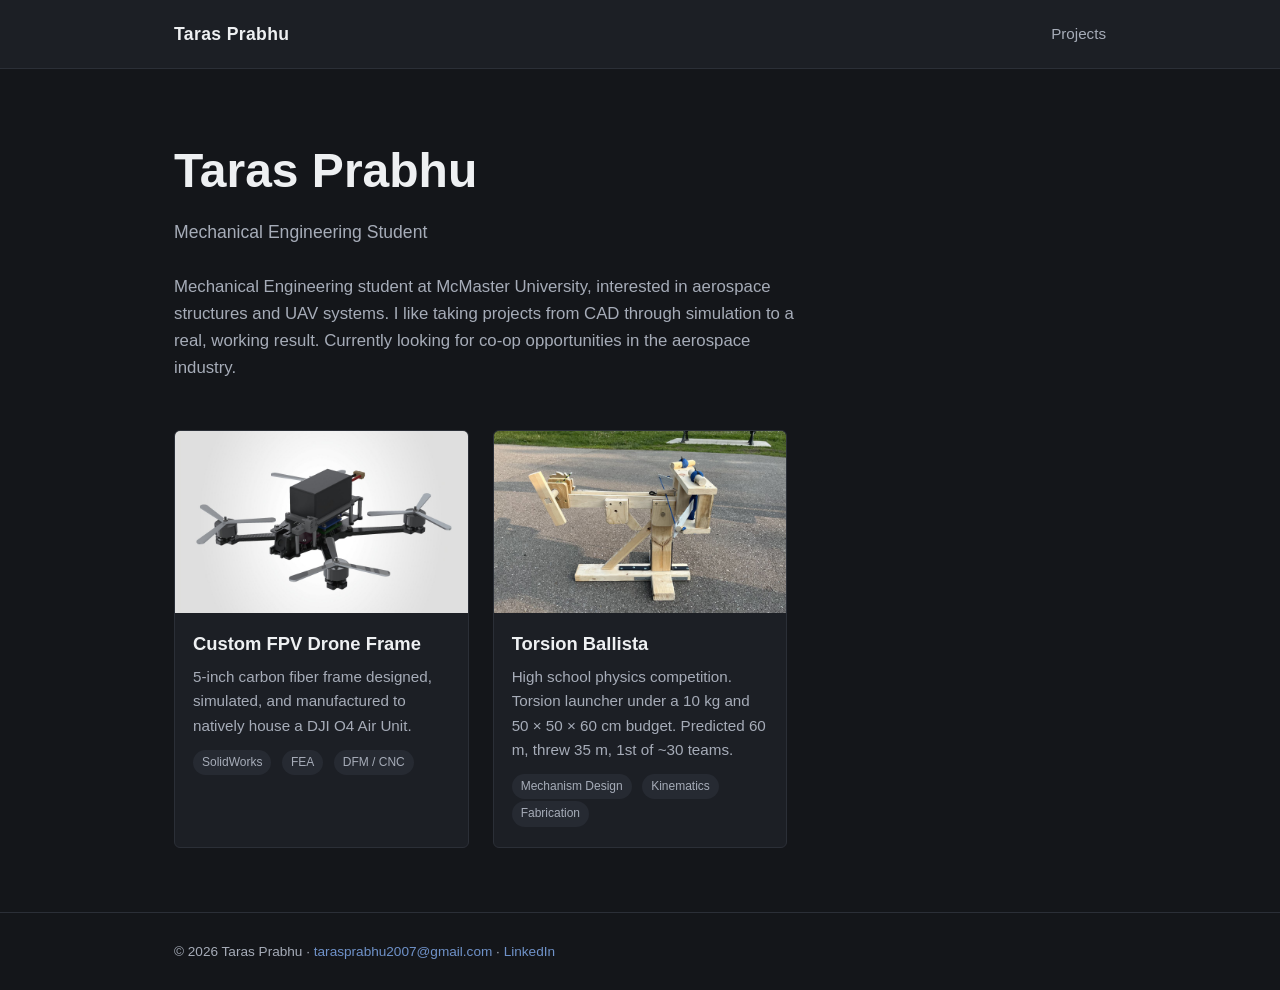
<file: index.html>
<!DOCTYPE html>
<html lang="en">
<head>
<meta charset="UTF-8">
<meta name="viewport" content="width=device-width, initial-scale=1.0">
<title>Taras Prabhu — Mechanical Engineering Portfolio</title>
<meta name="description" content="Second-year Mechanical Engineering student at McMaster. Custom carbon fiber FPV drone frame, designed, analyzed, CNC-manufactured and flown.">
<meta property="og:type" content="website">
<meta property="og:title" content="Taras Prabhu — Mechanical Engineering Portfolio">
<meta property="og:description" content="Second-year Mechanical Engineering student at McMaster. Custom carbon fiber FPV drone frame, designed, analyzed, CNC-manufactured and flown.">
<meta property="og:image" content="https://tarasprabhu.github.io/Portfolio/images/fpv-drone/hero-render.jpg">
<meta property="og:url" content="https://tarasprabhu.github.io/Portfolio/">
<meta name="twitter:card" content="summary_large_image">
<link rel="icon" href="data:image/svg+xml,%3Csvg xmlns='http://www.w3.org/2000/svg' viewBox='0 0 64 64'%3E%3Crect width='64' height='64' rx='12' fill='%2314161a'/%3E%3Ctext x='32' y='44' font-family='Helvetica,Arial' font-size='34' font-weight='bold' fill='%236f92c9' text-anchor='middle'%3ETP%3C/text%3E%3C/svg%3E">
<link rel="stylesheet" href="css/style.css">
</head>
<body>

<header class="site-header">
  <div class="wrap">
    <a class="brand" href="index.html">Taras Prabhu</a>
    <nav>
      <a href="#projects">Projects</a>
    </nav>
  </div>
</header>

<section class="hero">
  <div class="wrap">
    <!-- EDIT ME: your name -->
    <h1>Taras Prabhu</h1>
    <!-- EDIT ME: a one-line subtitle, e.g. your program/school -->
    <p class="subtitle">Mechanical Engineering Student</p>

    <!-- EDIT ME: your introduction -->
    <p class="intro">
      Mechanical Engineering student at McMaster University, interested in
      aerospace structures and UAV systems. I like taking projects from CAD
      through simulation to a real, working result. Currently looking for
      co-op opportunities in the aerospace industry.
    </p>
  </div>
</section>

<section id="projects" class="wrap">
  <div class="project-grid">

    <!--
      One project card = one <a class="project-card">.
      To add a new project: copy this whole <a> block, point its
      href at a new file in /projects/, swap the thumbnail image,
      and update the title/description/tags.
    -->
    <a class="project-card" href="projects/fpv-drone.html">
      <div class="thumb">
        <img src="images/fpv-drone/hero-render.jpg" alt="Custom FPV drone frame render">
      </div>
      <div class="card-body">
        <h3>Custom FPV Drone Frame</h3>
        <p>5-inch carbon fiber frame designed, simulated, and manufactured to natively house a DJI O4 Air Unit.</p>
        <div class="tags">
          <span class="tag">SolidWorks</span>
          <span class="tag">FEA</span>
          <span class="tag">DFM / CNC</span>
        </div>
      </div>
    </a>

    <a class="project-card" href="projects/ballista.html">
      <div class="thumb">
        <img src="images/ballista/ballista-side.jpg" alt="Completed wooden ballista" loading="lazy">
      </div>
      <div class="card-body">
        <h3>Torsion Ballista</h3>
        <p>High school physics competition. Torsion launcher under a 10 kg and 50 &times; 50 &times; 60 cm budget. Predicted 60 m, threw 35 m, 1st of ~30 teams.</p>
        <div class="tags">
          <span class="tag">Mechanism Design</span>
          <span class="tag">Kinematics</span>
          <span class="tag">Fabrication</span>
        </div>
      </div>
    </a>

  </div>
</section>

<footer class="site-footer">
  <div class="wrap">
    &copy; <span id="year"></span> Taras Prabhu &middot;
    <a href="mailto:tarasprabhu2007@gmail.com">tarasprabhu2007@gmail.com</a> &middot;
    <a href="https://www.linkedin.com/in/tarasprabhu" target="_blank" rel="noopener">LinkedIn</a>
  </div>
</footer>

<script>
  document.getElementById('year').textContent = new Date().getFullYear();
</script>

</body>
</html>
</file>
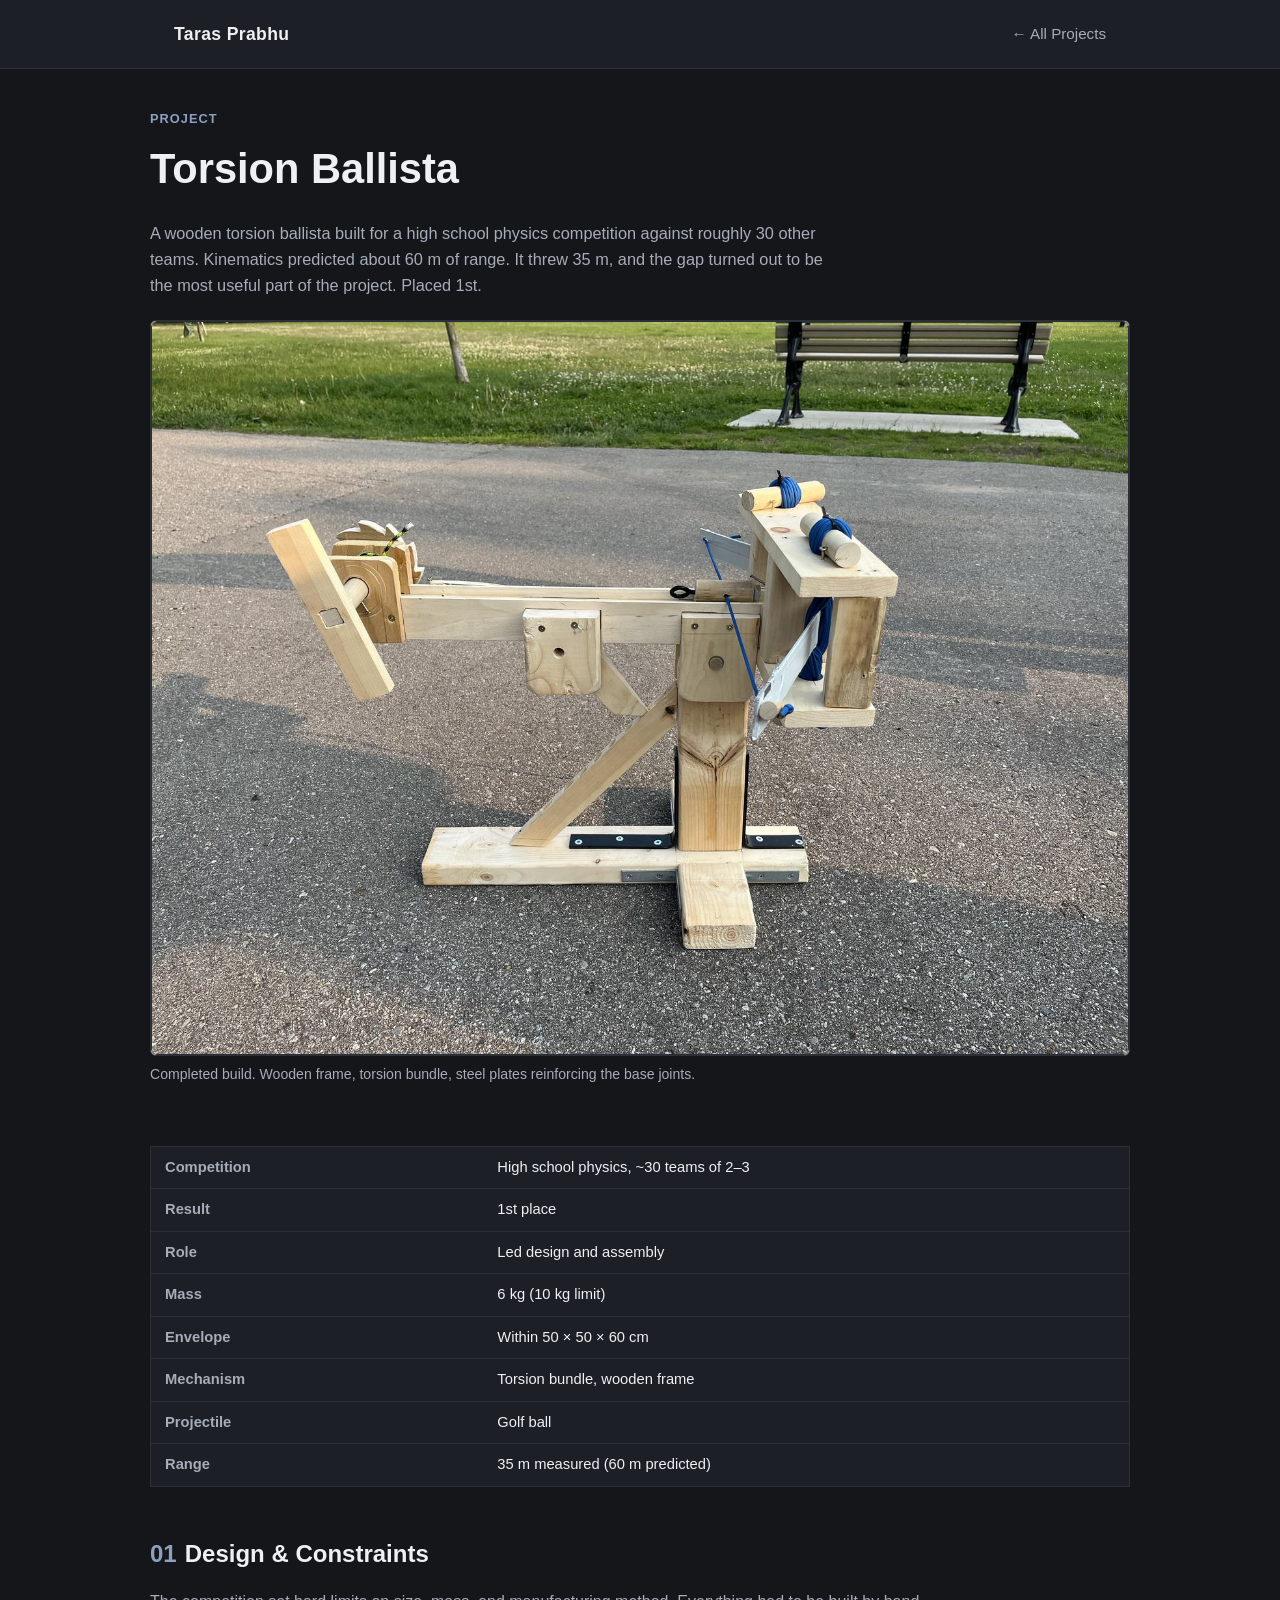
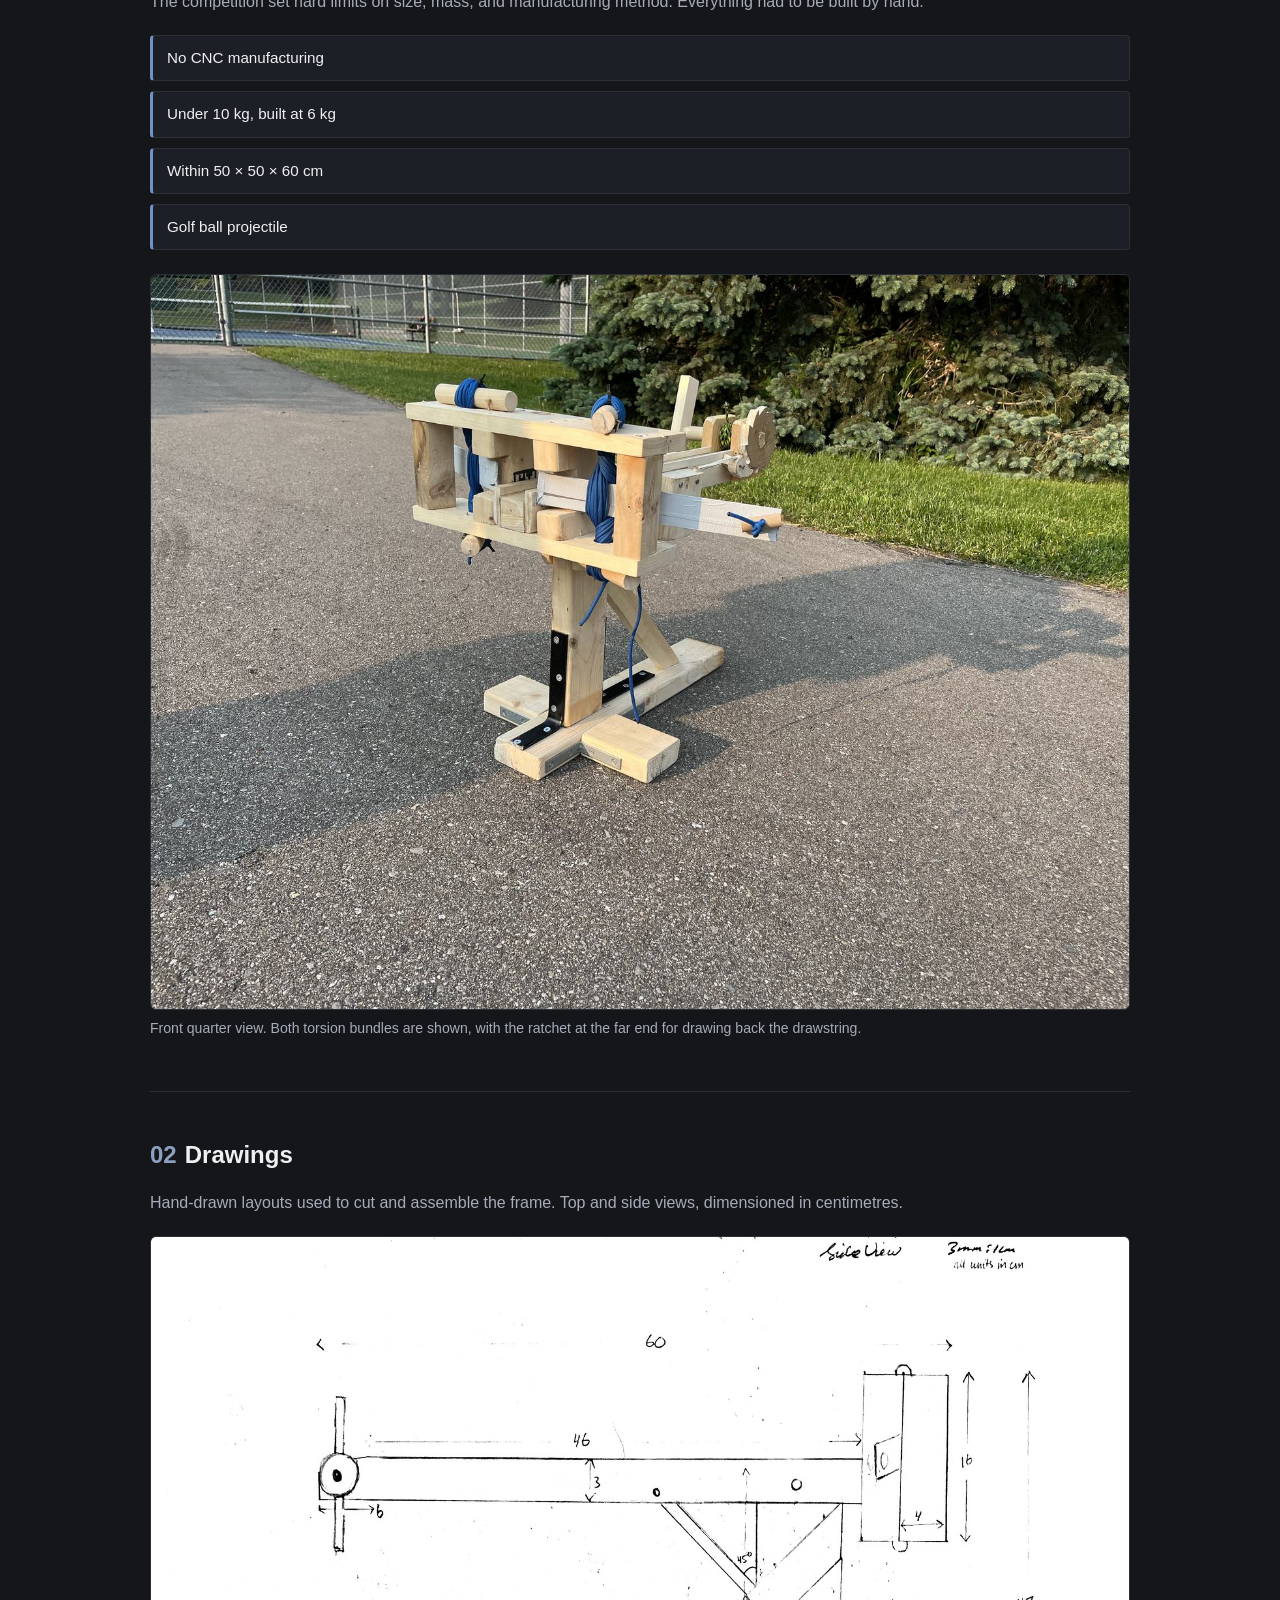
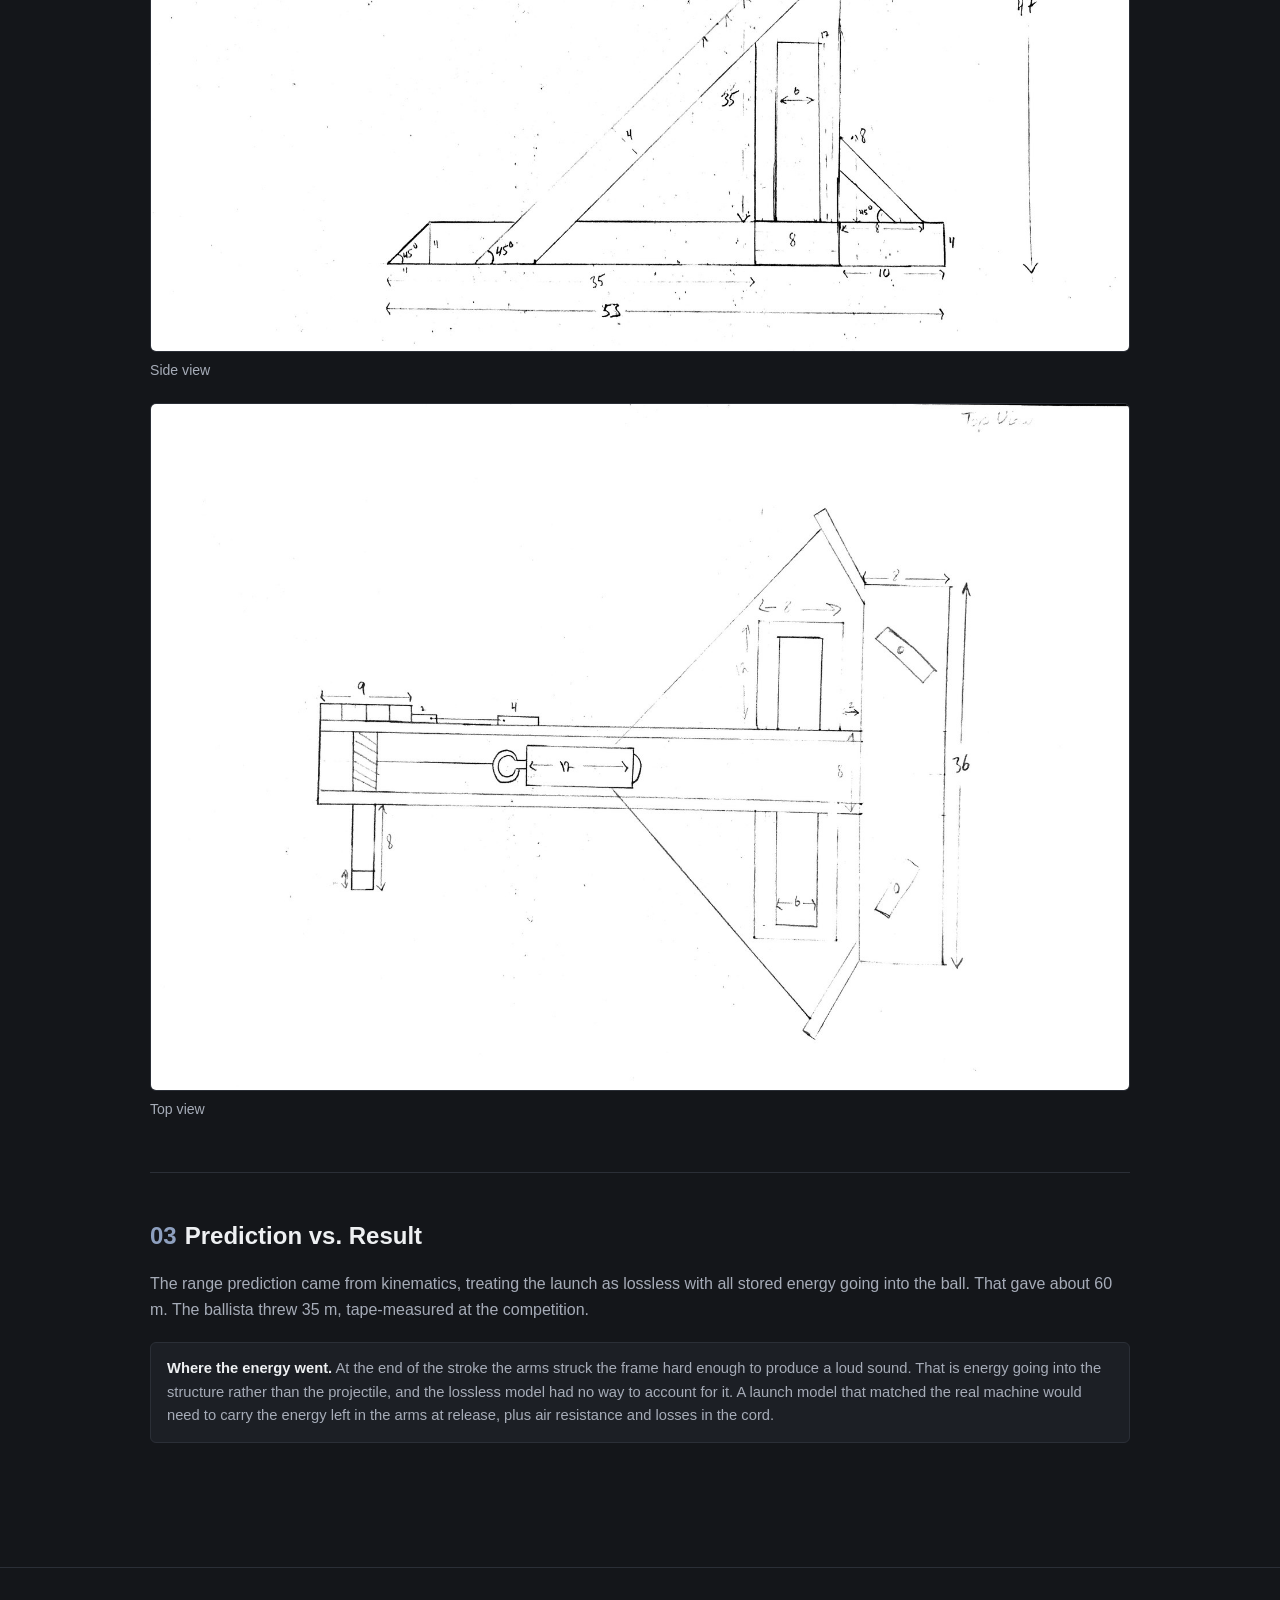
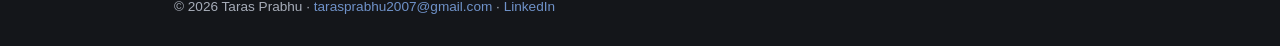
<file: projects/ballista.html>
<!DOCTYPE html>
<html lang="en">
<head>
<meta charset="UTF-8">
<meta name="viewport" content="width=device-width, initial-scale=1.0">
<title>Torsion Ballista — Taras Prabhu</title>
<meta name="description" content="A wooden torsion ballista built for a high school physics competition. Predicted 60 m, threw 35 m, and first place out of ~30 teams.">
<meta property="og:type" content="website">
<meta property="og:title" content="Torsion Ballista — Taras Prabhu">
<meta property="og:description" content="A wooden torsion ballista built for a high school physics competition. Predicted 60 m, threw 35 m, and first place out of ~30 teams.">
<meta property="og:image" content="https://tarasprabhu.github.io/Portfolio/images/fpv-drone/hero-render.jpg">
<meta property="og:url" content="https://tarasprabhu.github.io/Portfolio/projects/ballista.html">
<meta name="twitter:card" content="summary_large_image">
<link rel="icon" href="data:image/svg+xml,%3Csvg xmlns='http://www.w3.org/2000/svg' viewBox='0 0 64 64'%3E%3Crect width='64' height='64' rx='12' fill='%2314161a'/%3E%3Ctext x='32' y='44' font-family='Helvetica,Arial' font-size='34' font-weight='bold' fill='%236f92c9' text-anchor='middle'%3ETP%3C/text%3E%3C/svg%3E">
<link rel="stylesheet" href="../css/style.css">
</head>
<body>

<header class="site-header">
  <div class="wrap">
    <a class="brand" href="../index.html">Taras Prabhu</a>
    <nav>
      <a href="../index.html">&larr; All Projects</a>
    </nav>
  </div>
</header>

<section class="project-hero wrap">
  <div class="kicker">Project</div>
  <h1>Torsion Ballista</h1>

  <p class="summary">
    A wooden torsion ballista built for a high school physics competition
    against roughly 30 other teams. Kinematics predicted about 60 m of range.
    It threw 35 m, and the gap turned out to be the most useful part of the
    project. Placed 1st.
  </p>

  <figure class="hero-image">
    <img src="../images/ballista/ballista-side.jpg" alt="Completed wooden ballista, side view" loading="lazy">
  </figure>
  <figcaption>Completed build. Wooden frame, torsion bundle, steel plates reinforcing the base joints.</figcaption>
</section>

<div class="case-study wrap">

  <!-- ============ SPEC SUMMARY ============ -->
  <div class="spec-strip" style="overflow-x:auto;">
    <table class="data-table">
      <tbody>
        <tr><th>Competition</th><td>High school physics, ~30 teams of 2&ndash;3</td></tr>
        <tr><th>Result</th><td>1st place</td></tr>
        <tr><th>Role</th><td>Led design and assembly</td></tr>
        <tr><th>Mass</th><td>6 kg (10 kg limit)</td></tr>
        <tr><th>Envelope</th><td>Within 50 &times; 50 &times; 60 cm</td></tr>
        <tr><th>Mechanism</th><td>Torsion bundle, wooden frame</td></tr>
        <tr><th>Projectile</th><td>Golf ball</td></tr>
        <tr><th>Range</th><td>35 m measured (60 m predicted)</td></tr>
      </tbody>
    </table>
  </div>

  <!-- ============ DESIGN ============ -->
  <section id="design">
    <h2><span class="section-num">01</span>Design &amp; Constraints</h2>
    <p class="lede">
      The competition set hard limits on size, mass, and manufacturing method.
      Everything had to be built by hand.
    </p>

    <ul class="spec-list">
      <li>No CNC manufacturing</li>
      <li>Under 10 kg, built at 6 kg</li>
      <li>Within 50 &times; 50 &times; 60 cm</li>
      <li>Golf ball projectile</li>
    </ul>

    <figure style="margin-top:24px;">
      <img src="../images/ballista/ballista-iso.jpg" alt="Ballista viewed from the front quarter, showing both torsion bundles" loading="lazy">
      <figcaption>Front quarter view. Both torsion bundles are shown, with the ratchet at the far end for drawing back the drawstring.</figcaption>
    </figure>
  </section>

  <!-- ============ DRAWINGS ============ -->
  <section id="drawings">
    <h2><span class="section-num">02</span>Drawings</h2>
    <p class="lede">
      Hand-drawn layouts used to cut and assemble the frame. Top and side
      views, dimensioned in centimetres.
    </p>

    <figure>
      <img src="../images/ballista/drawing-side.jpg" alt="Hand-drawn dimensioned side view of the ballista" loading="lazy">
      <figcaption>Side view</figcaption>
    </figure>

    <figure style="margin-top:22px;">
      <img src="../images/ballista/drawing-top.jpg" alt="Hand-drawn dimensioned top view of the ballista" loading="lazy">
      <figcaption>Top view</figcaption>
    </figure>
  </section>

  <!-- ============ PREDICTION VS RESULT ============ -->
  <section id="result">
    <h2><span class="section-num">03</span>Prediction vs. Result</h2>

    <p class="lede">
      The range prediction came from kinematics, treating the launch as
      lossless with all stored energy going into the ball. That gave about
      60 m. The ballista threw 35 m, tape-measured at the competition.
    </p>

    <div class="callout">
      <strong>Where the energy went.</strong> At the end of the stroke the
      arms struck the frame hard enough to produce a loud sound. That is energy
      going into the structure rather than the projectile, and the lossless
      model had no way to account for it. A launch model that matched the real
      machine would need to carry the energy left in the arms at release, plus
      air resistance and losses in the cord.
    </div>
  </section>

</div>

<footer class="site-footer">
  <div class="wrap">
    &copy; <span id="year"></span> Taras Prabhu &middot;
    <a href="mailto:tarasprabhu2007@gmail.com">tarasprabhu2007@gmail.com</a> &middot;
    <a href="https://www.linkedin.com/in/tarasprabhu" target="_blank" rel="noopener">LinkedIn</a>
  </div>
</footer>

<!-- Click any figure to enlarge it -->
<div id="lightbox" hidden><img alt=""></div>

<script>
  document.getElementById('year').textContent = new Date().getFullYear();

  (function () {
    var box = document.getElementById('lightbox');
    var full = box.querySelector('img');

    function close() {
      box.hidden = true;
      full.removeAttribute('src');
      document.body.style.overflow = '';
    }

    document.querySelectorAll('.case-study figure img, .hero-image img').forEach(function (thumb) {
      thumb.addEventListener('click', function () {
        full.src = thumb.currentSrc || thumb.src;
        full.alt = thumb.alt;
        box.hidden = false;
        document.body.style.overflow = 'hidden';
      });
    });

    box.addEventListener('click', close);
    document.addEventListener('keydown', function (e) {
      if (e.key === 'Escape' && !box.hidden) close();
    });
  })();
</script>

</body>
</html>
</file>
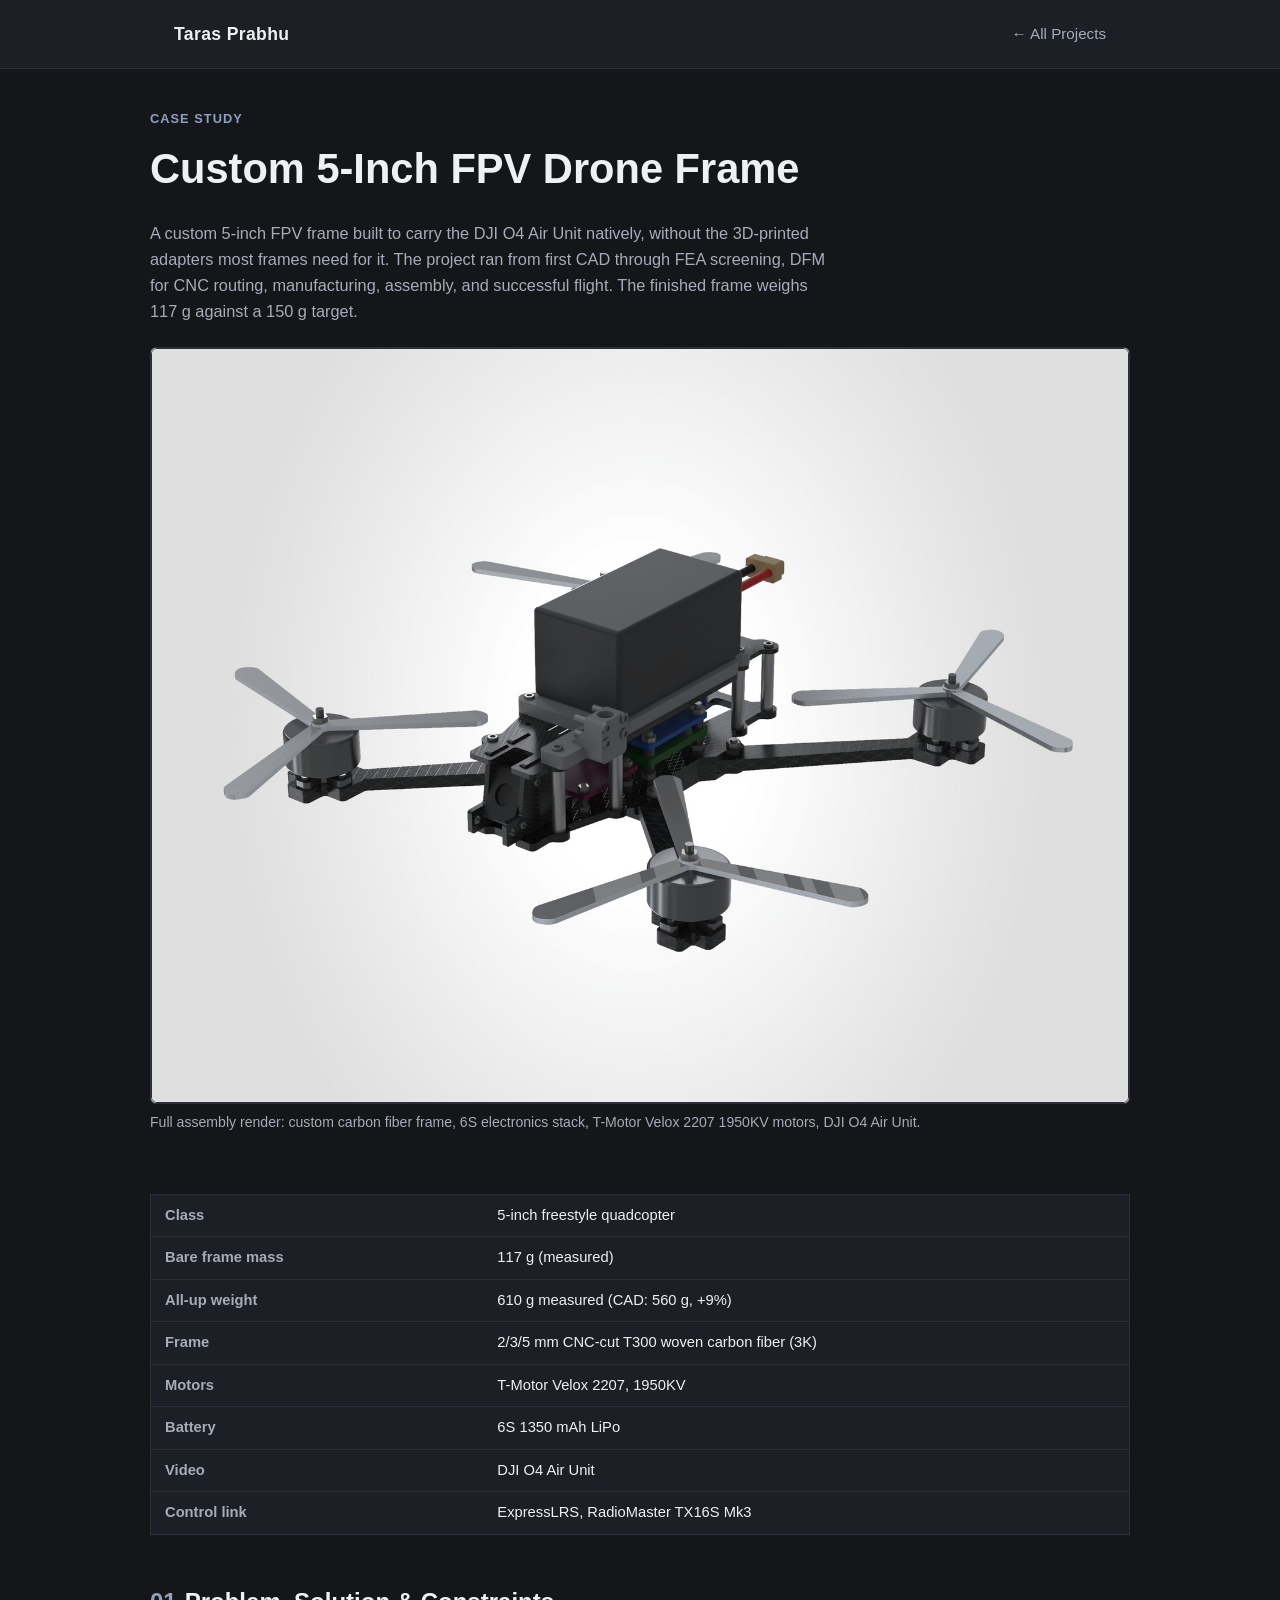
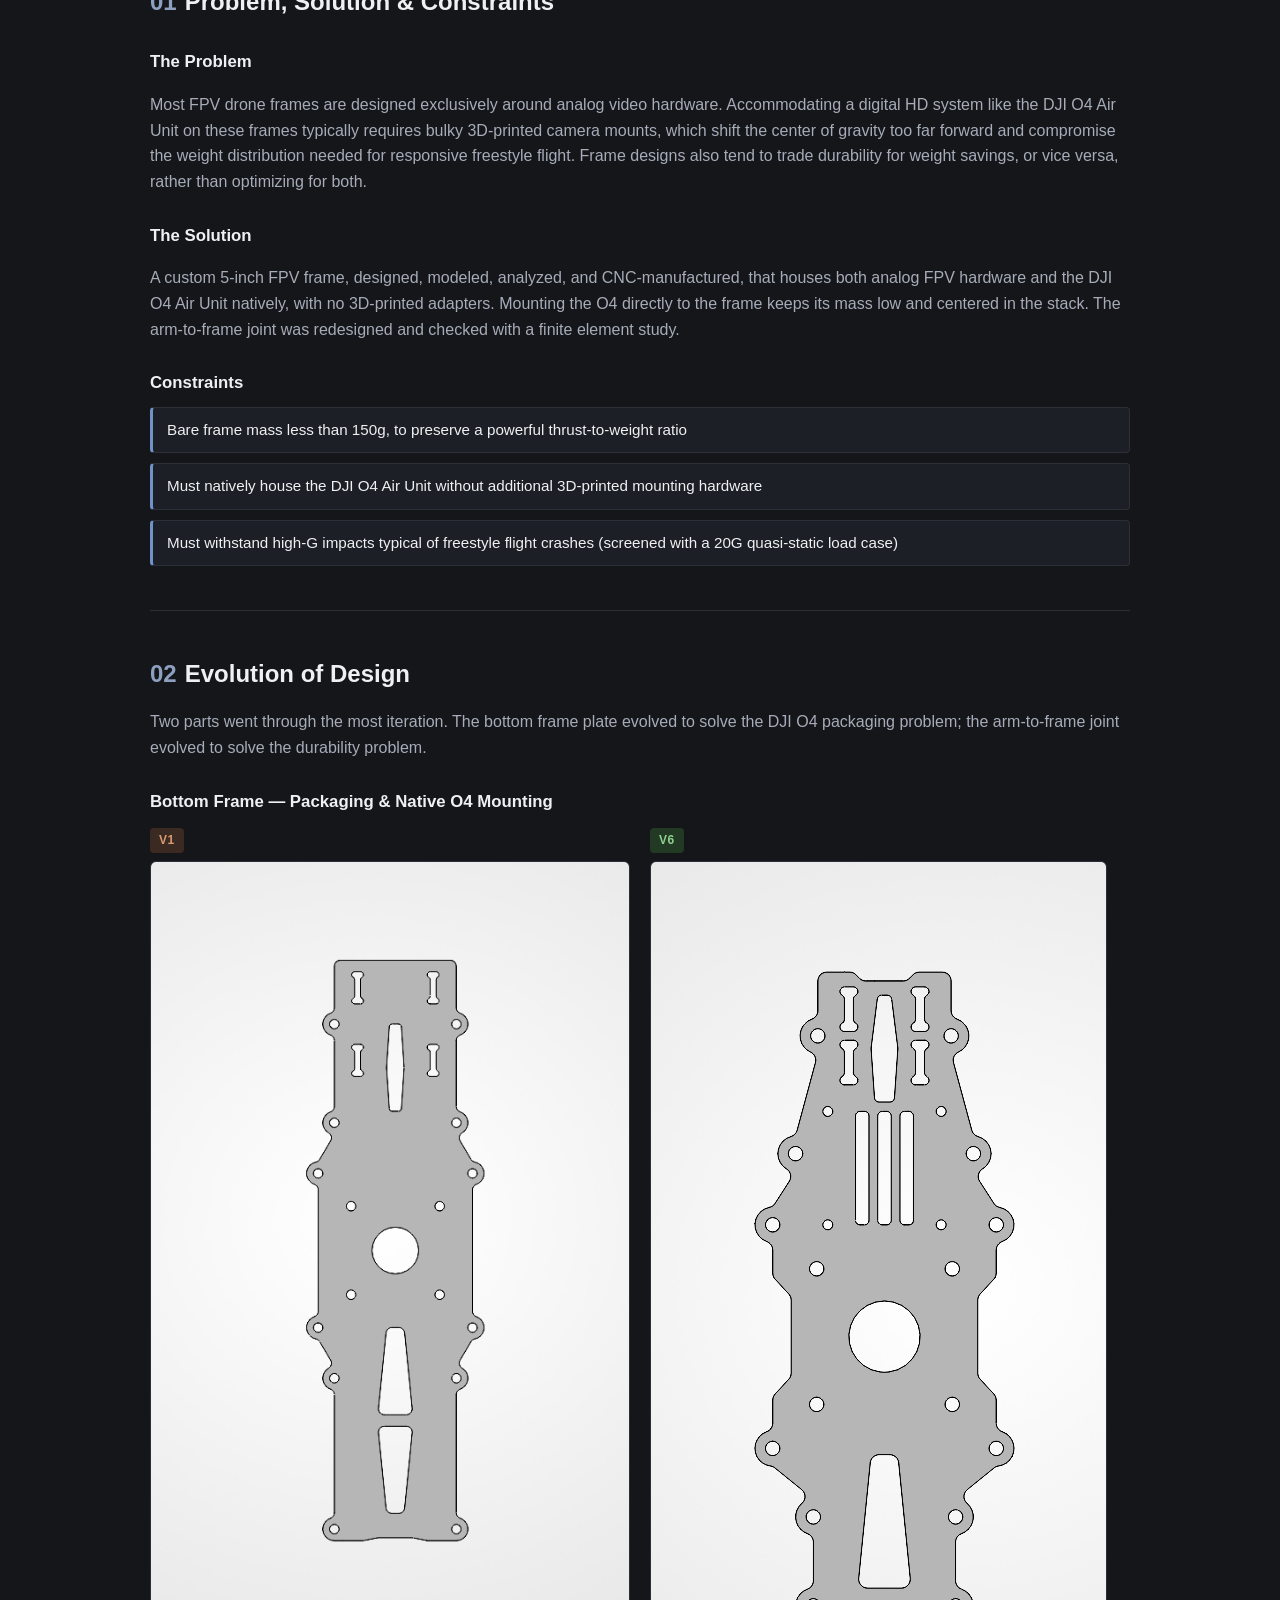
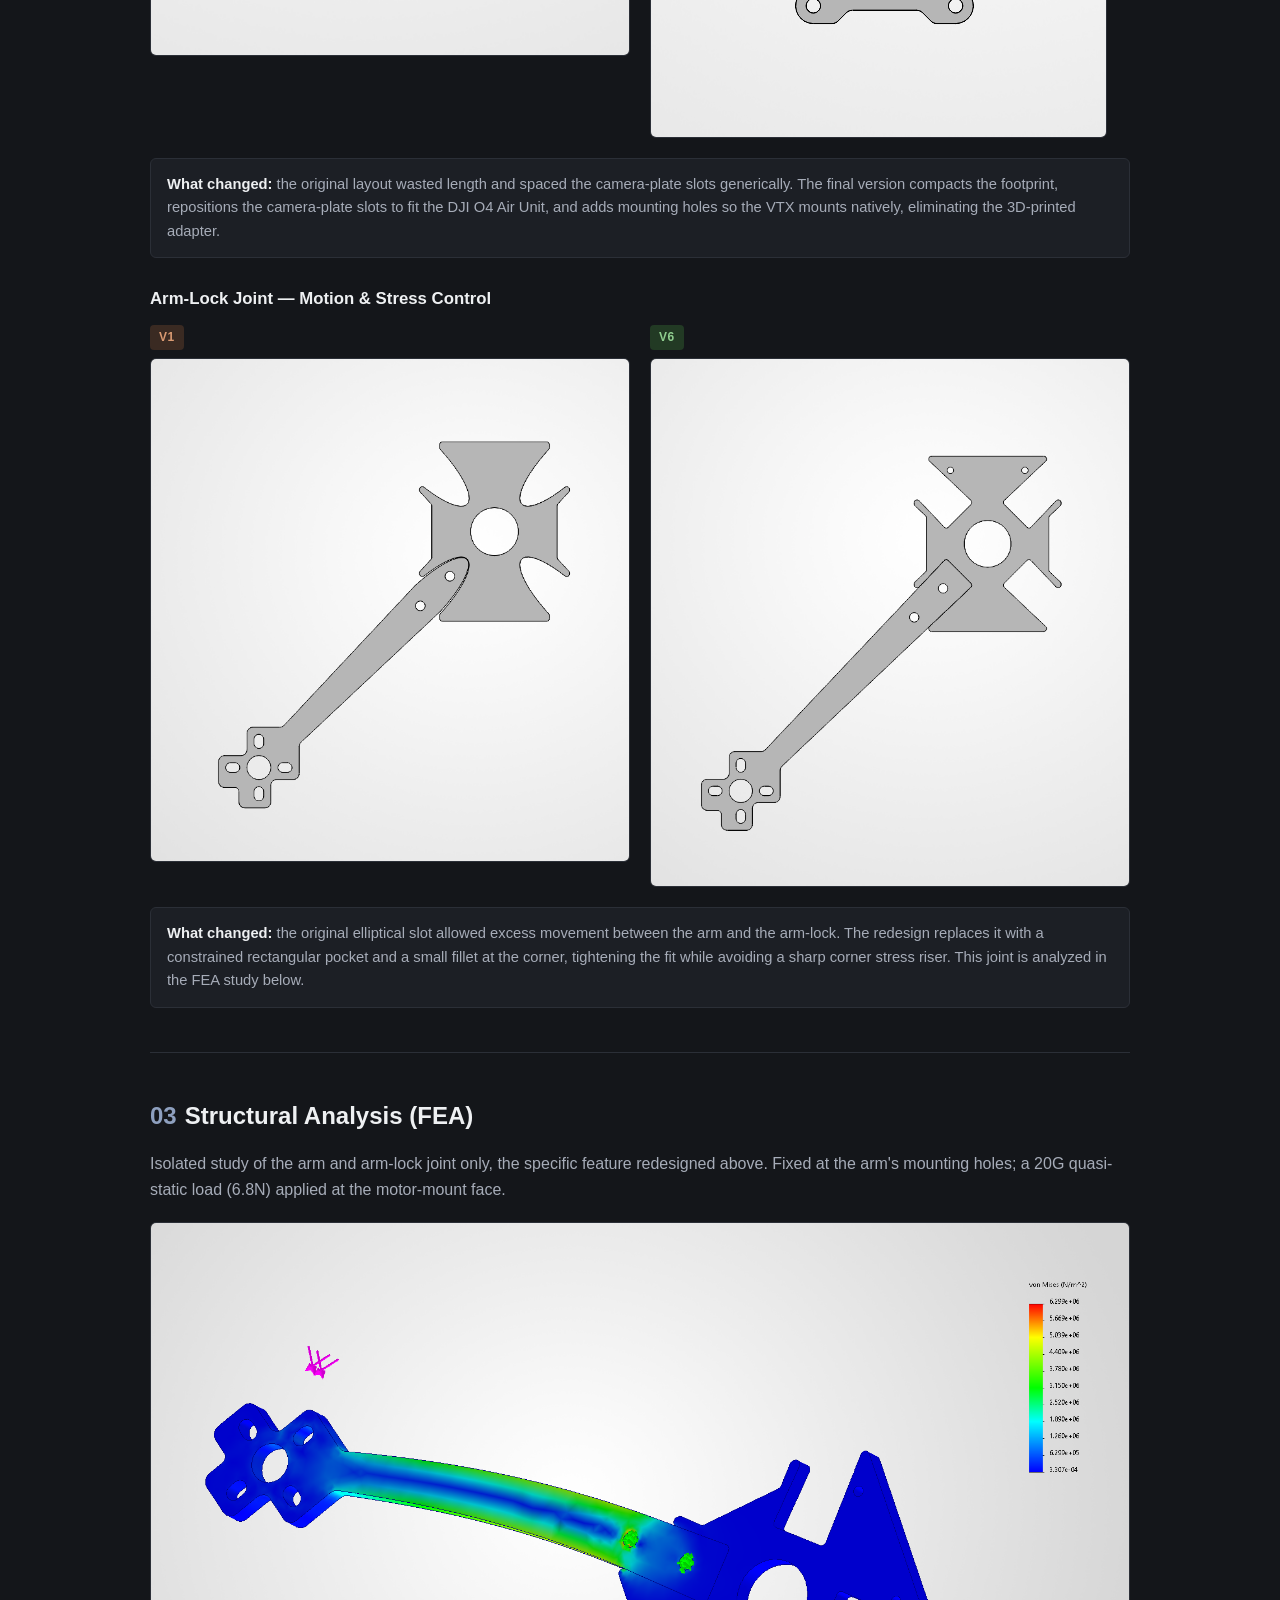
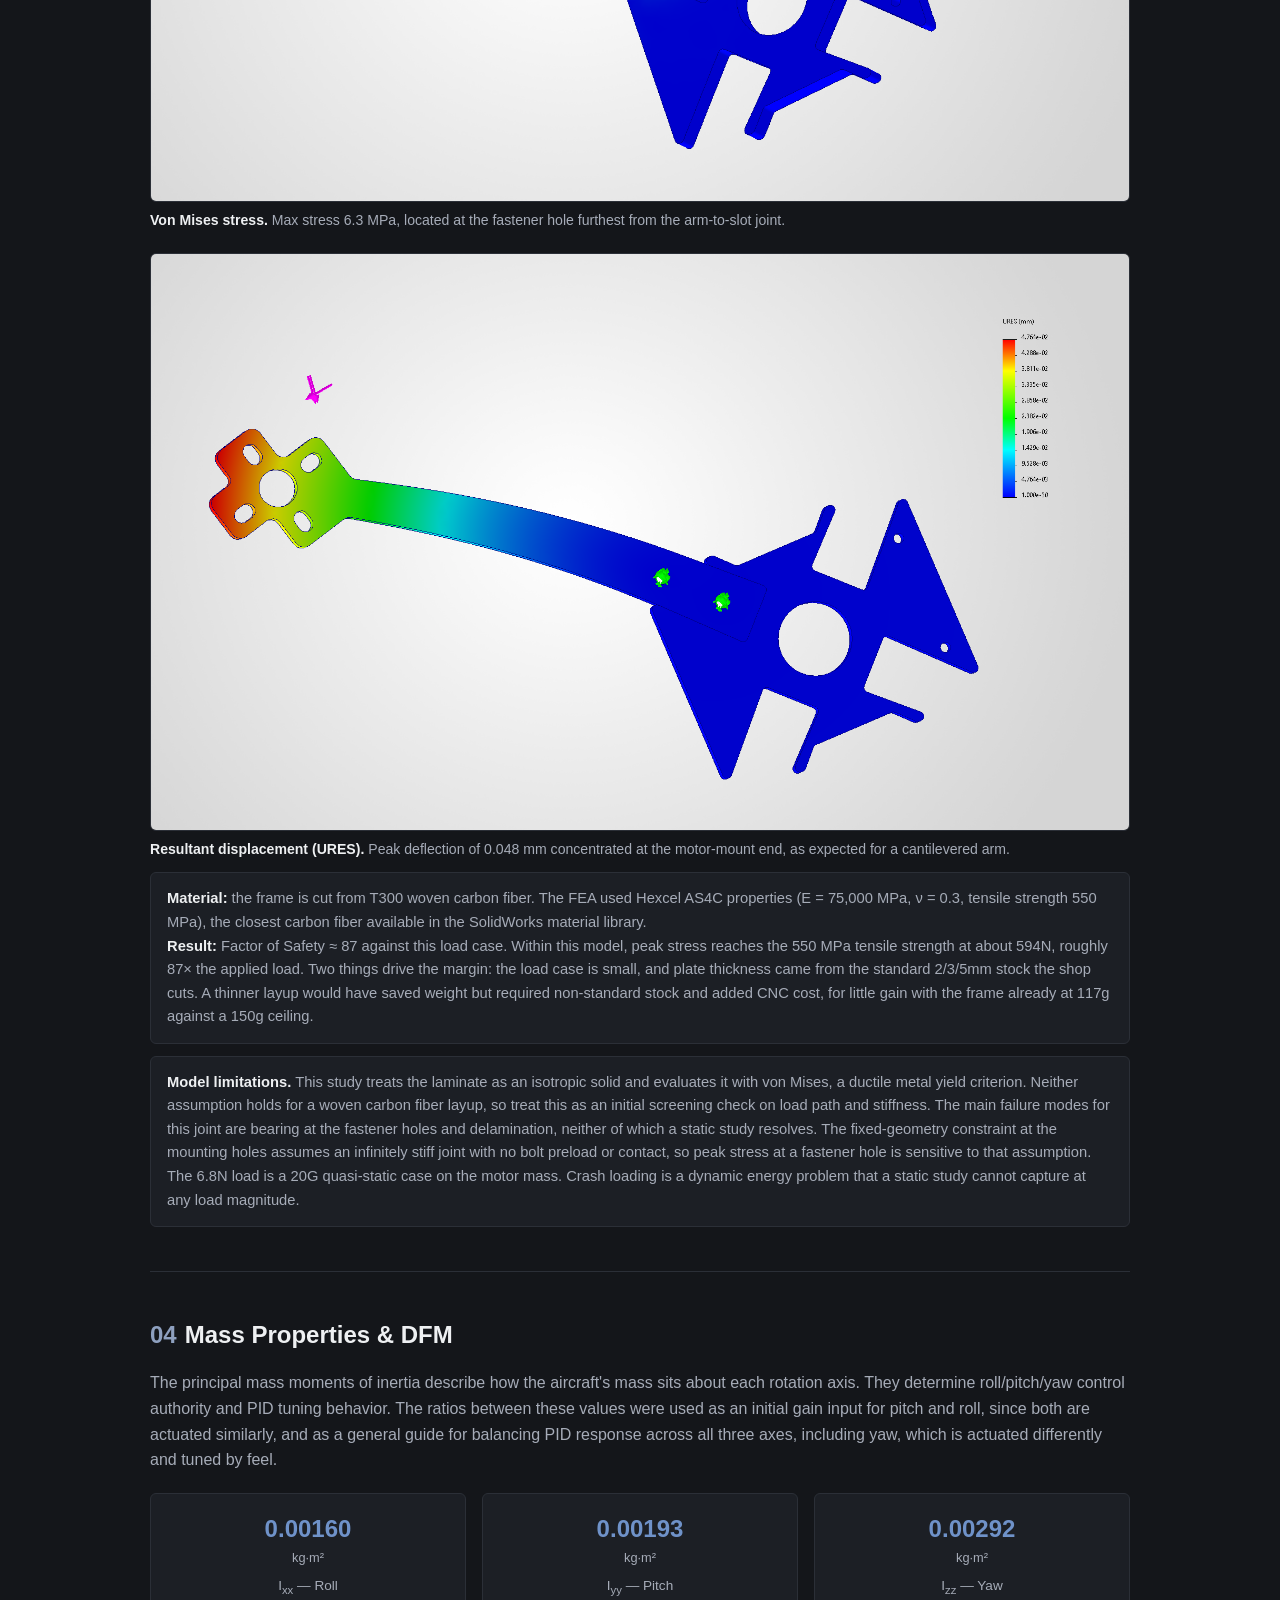
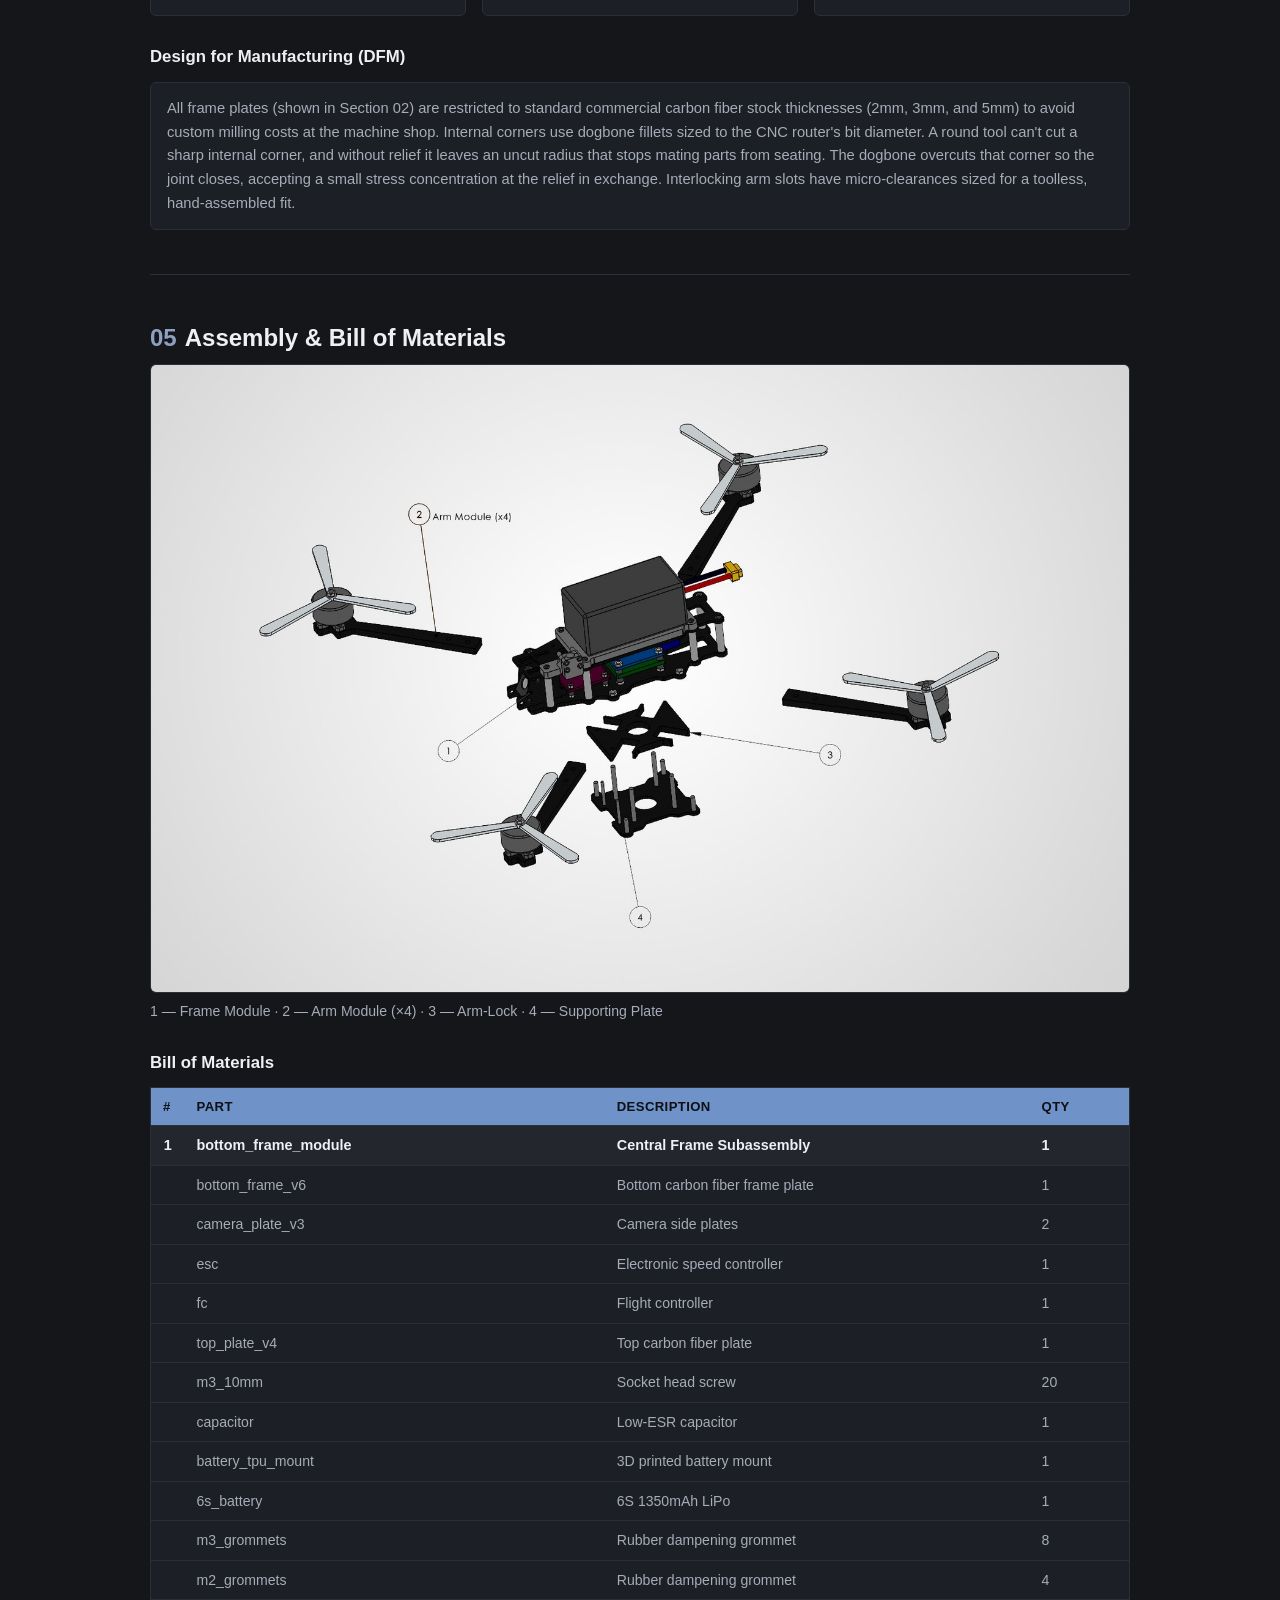
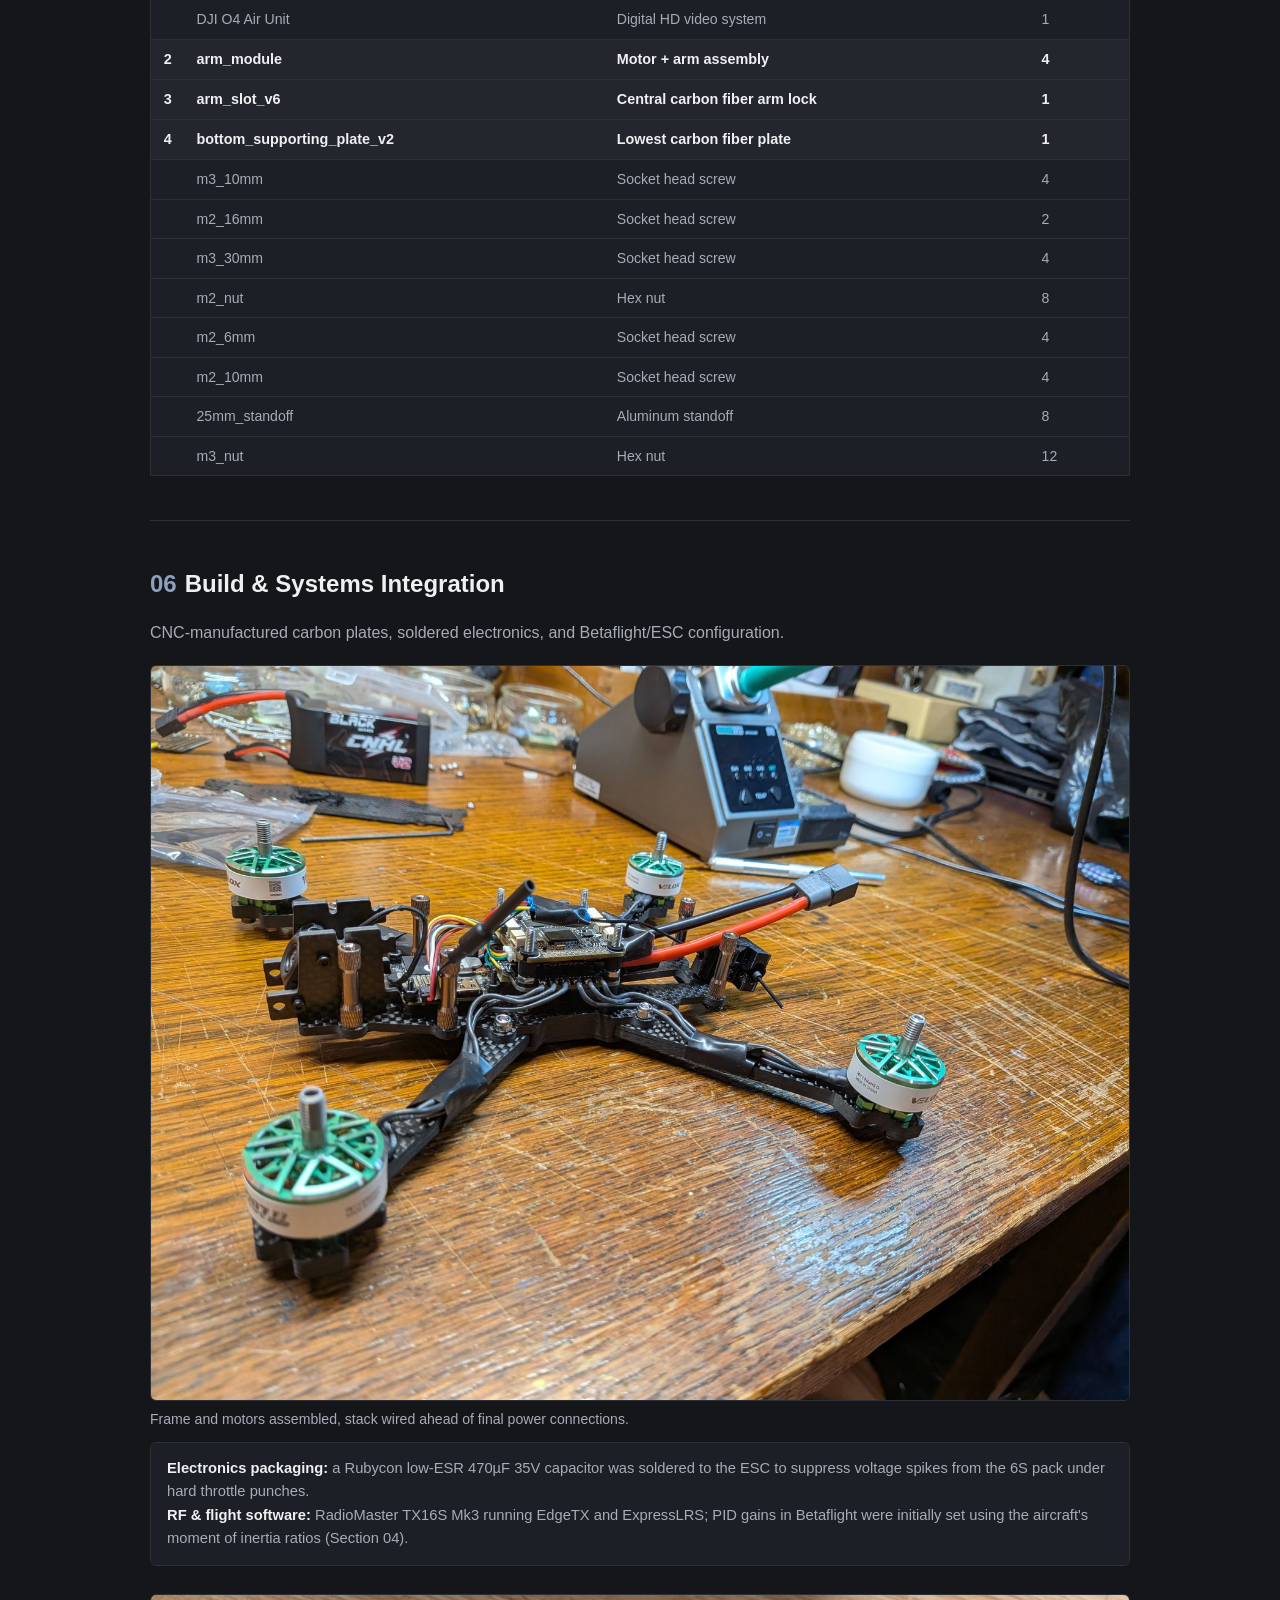
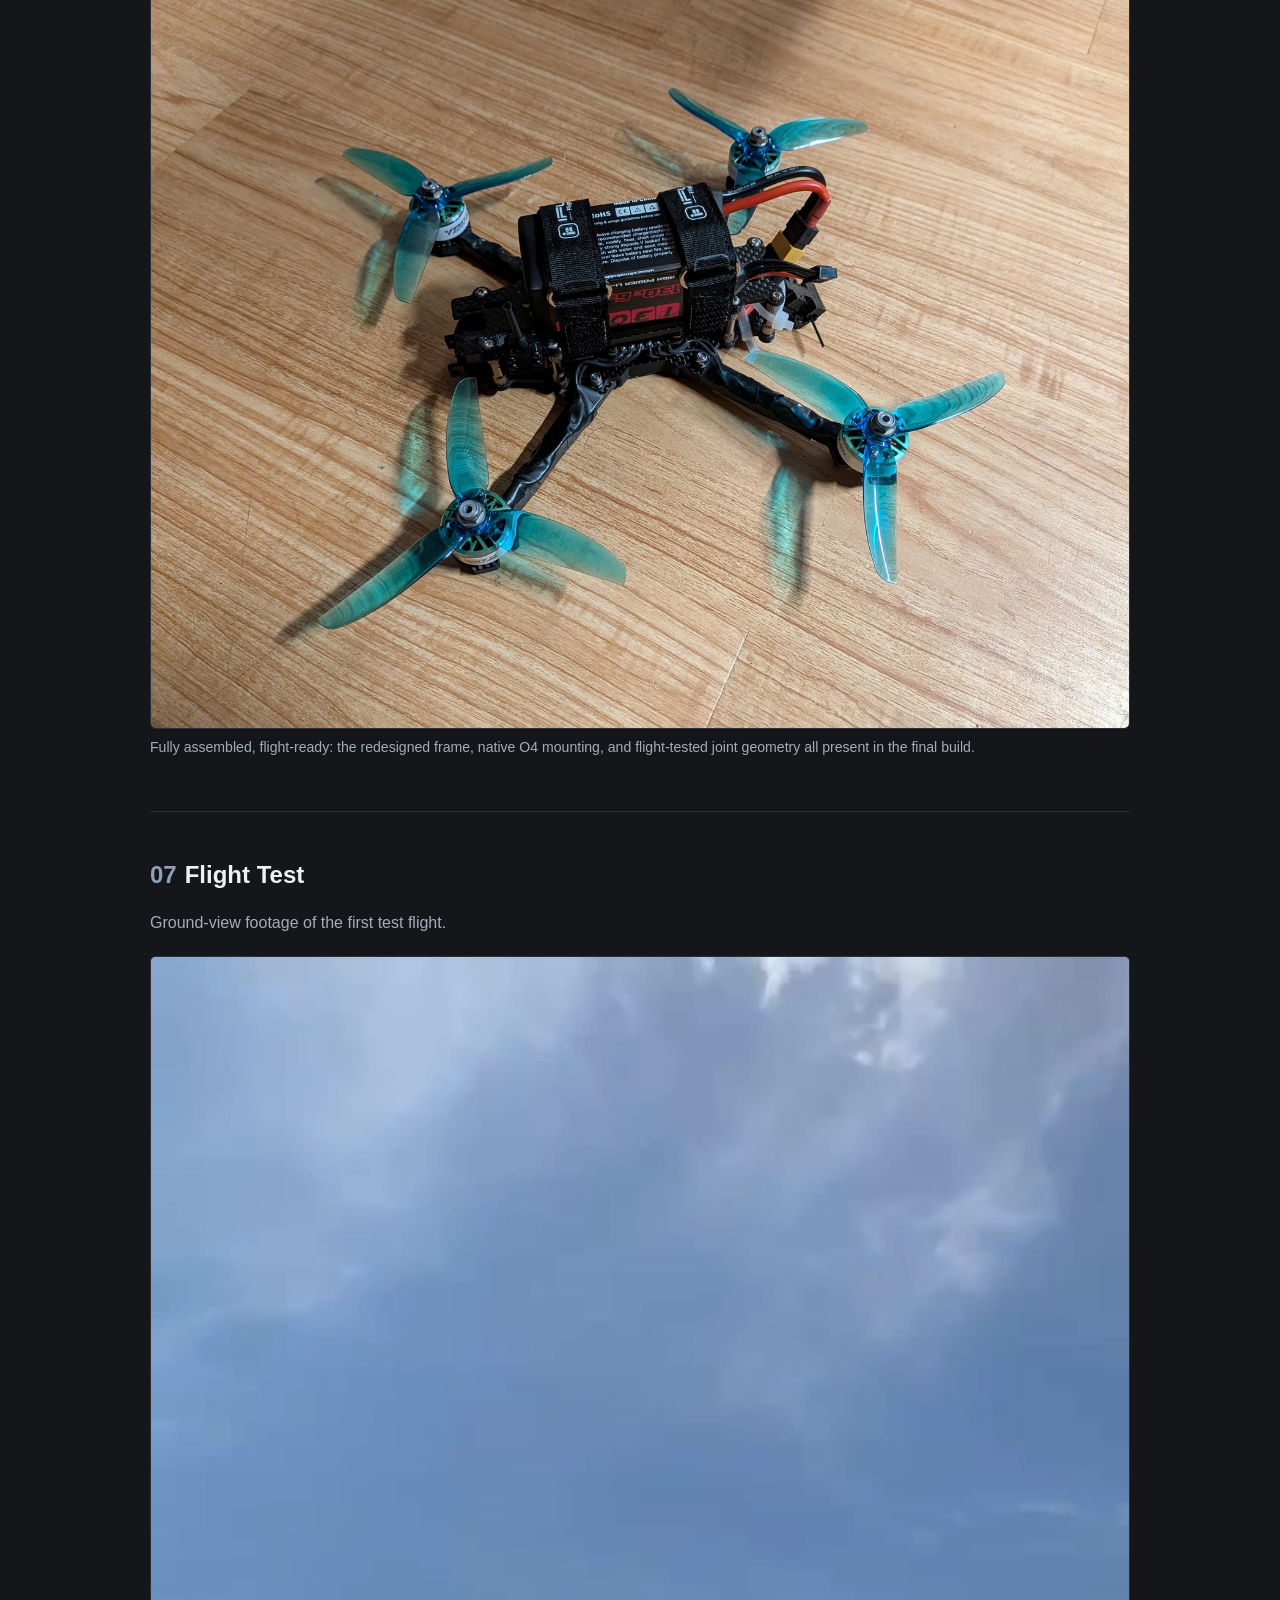
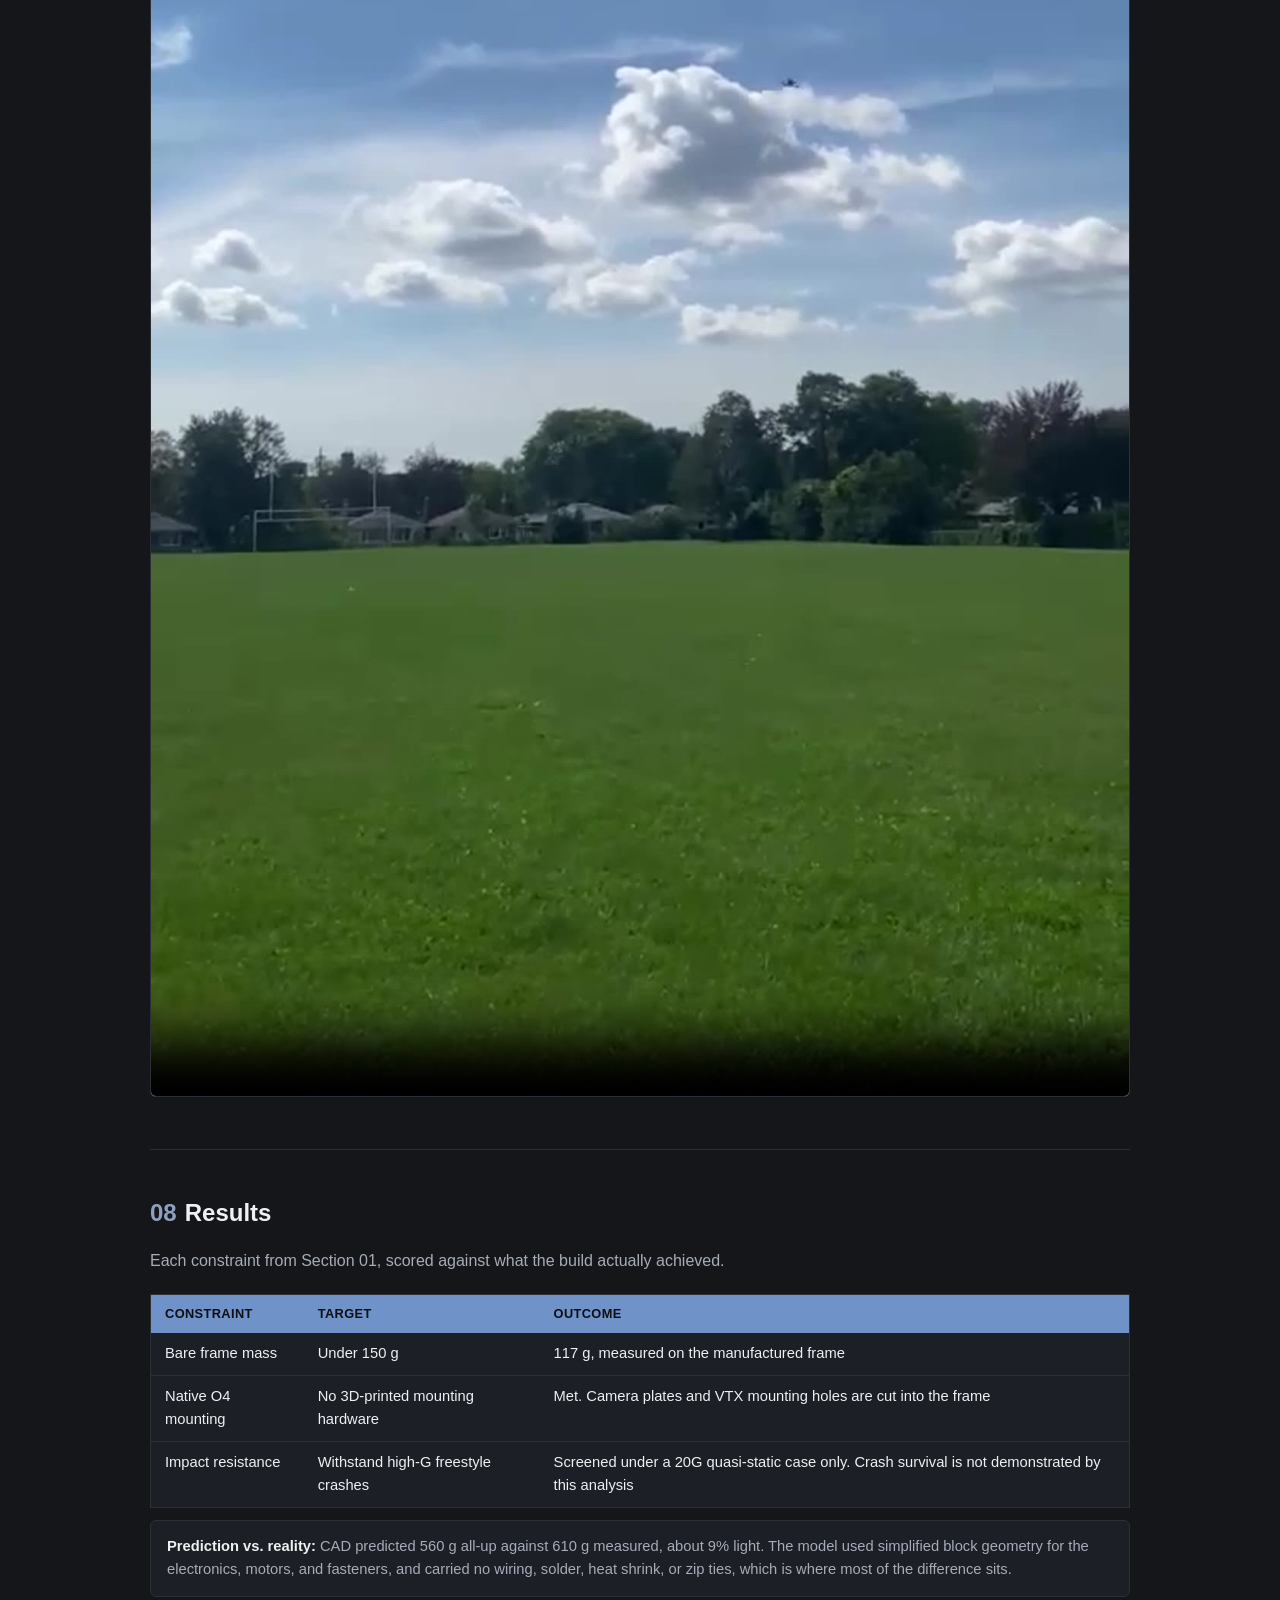
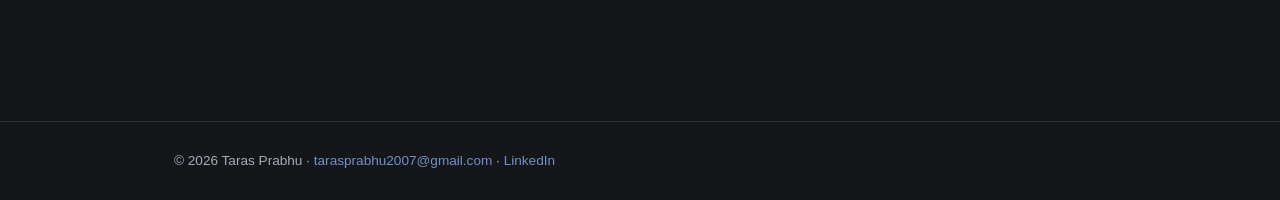
<file: projects/fpv-drone.html>
<!DOCTYPE html>
<html lang="en">
<head>
<meta charset="UTF-8">
<meta name="viewport" content="width=device-width, initial-scale=1.0">
<title>Custom 5-Inch FPV Drone Frame — Taras Prabhu</title>
<meta name="description" content="A carbon fiber FPV frame that mounts a DJI O4 Air Unit natively. 117 g bare against a 150 g target, taken from CAD through FEA, DFM, manufacture and first flight.">
<meta property="og:type" content="website">
<meta property="og:title" content="Custom 5-Inch FPV Drone Frame — Taras Prabhu">
<meta property="og:description" content="A carbon fiber FPV frame that mounts a DJI O4 Air Unit natively. 117 g bare against a 150 g target, taken from CAD through FEA, DFM, manufacture and first flight.">
<meta property="og:image" content="https://tarasprabhu.github.io/Portfolio/images/fpv-drone/hero-render.jpg">
<meta property="og:url" content="https://tarasprabhu.github.io/Portfolio/projects/fpv-drone.html">
<meta name="twitter:card" content="summary_large_image">
<link rel="icon" href="data:image/svg+xml,%3Csvg xmlns='http://www.w3.org/2000/svg' viewBox='0 0 64 64'%3E%3Crect width='64' height='64' rx='12' fill='%2314161a'/%3E%3Ctext x='32' y='44' font-family='Helvetica,Arial' font-size='34' font-weight='bold' fill='%236f92c9' text-anchor='middle'%3ETP%3C/text%3E%3C/svg%3E">
<link rel="stylesheet" href="../css/style.css">
</head>
<body>

<header class="site-header">
  <div class="wrap">
    <a class="brand" href="../index.html">Taras Prabhu</a>
    <nav>
      <a href="../index.html">&larr; All Projects</a>
    </nav>
  </div>
</header>

<section class="project-hero wrap">
  <div class="kicker">Case Study</div>
  <h1>Custom 5-Inch FPV Drone Frame</h1>

  <p class="summary">
    A custom 5-inch FPV frame built to carry the DJI O4 Air Unit natively,
    without the 3D-printed adapters most frames need for it. The project ran
    from first CAD through FEA screening, DFM for CNC routing, manufacturing,
    assembly, and successful flight. The finished frame weighs 117 g against a
    150 g target.
  </p>

  <figure class="hero-image">
    <img src="../images/fpv-drone/hero-render.jpg" alt="Rendered assembly of the custom FPV drone frame">
  </figure>
  <figcaption>Full assembly render: custom carbon fiber frame, 6S electronics stack, T-Motor Velox 2207 1950KV motors, DJI O4 Air Unit.</figcaption>
</section>

<div class="case-study wrap">

  <!-- ============ SPEC SUMMARY ============ -->
  <div class="spec-strip" style="overflow-x:auto;">
    <table class="data-table">
      <tbody>
        <tr><th>Class</th><td>5-inch freestyle quadcopter</td></tr>
        <tr><th>Bare frame mass</th><td>117 g (measured)</td></tr>
        <tr><th>All-up weight</th><td>610 g measured (CAD: 560 g, +9%)</td></tr>
        <tr><th>Frame</th><td>2/3/5 mm CNC-cut T300 woven carbon fiber (3K)</td></tr>
        <tr><th>Motors</th><td>T-Motor Velox 2207, 1950KV</td></tr>
        <tr><th>Battery</th><td>6S 1350 mAh LiPo</td></tr>
        <tr><th>Video</th><td>DJI O4 Air Unit</td></tr>
        <tr><th>Control link</th><td>ExpressLRS, RadioMaster TX16S Mk3</td></tr>
      </tbody>
    </table>
  </div>

  <!-- ============ PROBLEM / SOLUTION / CONSTRAINTS ============ -->
  <section id="problem">
    <h2><span class="section-num">01</span>Problem, Solution &amp; Constraints</h2>

    <h3>The Problem</h3>
    <p class="lede">
      Most FPV drone frames are designed exclusively around analog video hardware.
      Accommodating a digital HD system like the DJI O4 Air Unit on these frames
      typically requires bulky 3D-printed camera mounts, which shift the center
      of gravity too far forward and compromise the weight distribution needed
      for responsive freestyle flight. Frame designs also tend to trade
      durability for weight savings, or vice versa, rather than optimizing
      for both.
    </p>

    <h3>The Solution</h3>
    <p class="lede">
      A custom 5-inch FPV frame, designed, modeled, analyzed, and
      CNC-manufactured, that houses both analog FPV hardware and the DJI O4
      Air Unit natively, with no 3D-printed adapters. Mounting the O4 directly
      to the frame keeps its mass low and centered in the stack. The arm-to-frame
      joint was redesigned and checked with a finite element study.
    </p>

    <h3>Constraints</h3>
    <ul class="spec-list">
      <li>Bare frame mass less than 150g, to preserve a powerful thrust-to-weight ratio</li>
      <li>Must natively house the DJI O4 Air Unit without additional 3D-printed mounting hardware</li>
      <li>Must withstand high-G impacts typical of freestyle flight crashes (screened with a 20G quasi-static load case)</li>
    </ul>
  </section>

  <!-- ============ EVOLUTION OF DESIGN ============ -->
  <section id="evolution">
    <h2><span class="section-num">02</span>Evolution of Design</h2>
    <p class="lede">
      Two parts went through the most iteration. The bottom
      frame plate evolved to solve the DJI O4 packaging problem; the
      arm-to-frame joint evolved to solve the durability problem.
    </p>

    <h3>Bottom Frame — Packaging &amp; Native O4 Mounting</h3>
    <div class="compare">
      <figure>
        <span class="label before">v1</span>
        <img src="../images/fpv-drone/bottom-frame-v1.png" alt="Bottom frame plate, version 1" loading="lazy">
      </figure>
      <figure>
        <span class="label after">v6</span>
        <img src="../images/fpv-drone/bottom-frame-v6.png" alt="Bottom frame plate, version 6" loading="lazy">
      </figure>
    </div>
    <div class="callout">
      <strong>What changed:</strong> the original layout wasted length and
      spaced the camera-plate slots generically. The final version compacts
      the footprint, repositions the camera-plate slots to fit the DJI O4 Air
      Unit, and adds mounting holes so the VTX mounts natively,
      eliminating the 3D-printed adapter.
    </div>

    <h3>Arm-Lock Joint — Motion &amp; Stress Control</h3>
    <div class="compare">
      <figure>
        <span class="label before">v1</span>
        <img src="../images/fpv-drone/arm-slot-v1-elliptical.png" alt="Arm and arm-lock joint, version 1, elliptical slot" loading="lazy">
      </figure>
      <figure>
        <span class="label after">v6</span>
        <img src="../images/fpv-drone/arm-slot-v6-rectangular.png" alt="Arm and arm-lock joint, version 6, rectangular slot with fillet" loading="lazy">
      </figure>
    </div>
    <div class="callout">
      <strong>What changed:</strong> the original elliptical slot allowed
      excess movement between the arm and the arm-lock. The redesign replaces
      it with a constrained rectangular pocket and a small fillet at the
      corner, tightening the fit while avoiding a sharp corner stress riser.
      This joint is analyzed in the FEA study below.
    </div>
  </section>

  <!-- ============ STRUCTURAL ANALYSIS (FEA) ============ -->
  <section id="fea">
    <h2><span class="section-num">03</span>Structural Analysis (FEA)</h2>
    <p class="lede">
      Isolated study of the arm and arm-lock joint only, the specific
      feature redesigned above. Fixed at the arm's mounting holes; a 20G
      quasi-static load (6.8N) applied at the motor-mount face.
    </p>

    <figure>
      <img src="../images/fpv-drone/fea-von-mises.png" alt="Von Mises stress plot on the arm and arm-lock joint" loading="lazy">
      <figcaption><strong>Von Mises stress.</strong> Max stress 6.3 MPa, located at the fastener hole furthest from the arm-to-slot joint.</figcaption>
    </figure>
    <figure style="margin-top:22px;">
      <img src="../images/fpv-drone/fea-displacement.png" alt="Resultant displacement plot on the arm and arm-lock joint" loading="lazy">
      <figcaption><strong>Resultant displacement (URES).</strong> Peak deflection of 0.048 mm concentrated at the motor-mount end, as expected for a cantilevered arm.</figcaption>
    </figure>

    <div class="callout">
      <strong>Material:</strong> the frame is cut from T300 woven carbon
      fiber. The FEA used Hexcel AS4C properties (E = 75,000 MPa,
      &nu; = 0.3, tensile strength 550 MPa), the closest carbon fiber
      available in the SolidWorks material library.<br>
      <strong>Result:</strong> Factor of Safety &asymp; 87 against this load
      case. Within this model, peak stress reaches the 550 MPa tensile
      strength at about 594N, roughly 87&times; the applied load. Two things drive the
      margin: the load case is small, and plate thickness came from the
      standard 2/3/5mm stock the shop cuts. A thinner layup would have saved
      weight but required non-standard stock and added CNC cost, for little
      gain with the frame already at 117g against a 150g ceiling.
    </div>

    <div class="callout">
      <strong>Model limitations.</strong> This study treats the laminate as an
      isotropic solid and evaluates it with von Mises, a ductile metal yield
      criterion. Neither assumption holds for a woven carbon fiber layup, so
      treat this as an initial screening check on load path and stiffness. The
      main failure modes for this joint
      are bearing at the fastener holes and delamination, neither of which a
      static study resolves. The fixed-geometry constraint at the mounting
      holes assumes an infinitely stiff joint with no bolt preload or contact,
      so peak stress at a fastener hole is sensitive to that assumption. The
      6.8N load is a 20G quasi-static case on the
      motor mass. Crash loading is a dynamic energy problem that a static
      study cannot capture at any load magnitude.
    </div>
  </section>

  <!-- ============ MASS PROPERTIES & DFM ============ -->
  <section id="mass-dfm">
    <h2><span class="section-num">04</span>Mass Properties &amp; DFM</h2>
    <p class="lede">
      The principal mass moments of inertia describe how the aircraft's mass
      sits about each rotation axis. They determine roll/pitch/yaw control
      authority and PID tuning behavior.
      The ratios between these values were used as an initial gain input for pitch and roll,
      since both are actuated similarly, and as a general guide for
      balancing PID response across all three axes, including yaw, which is
      actuated differently and tuned by feel.
    </p>

    <div class="stat-row">
      <div class="stat">
        <div class="value">0.00160</div>
        <div class="unit">kg&middot;m&sup2;</div>
        <div class="label">I<sub>xx</sub> — Roll</div>
      </div>
      <div class="stat">
        <div class="value">0.00193</div>
        <div class="unit">kg&middot;m&sup2;</div>
        <div class="label">I<sub>yy</sub> — Pitch</div>
      </div>
      <div class="stat">
        <div class="value">0.00292</div>
        <div class="unit">kg&middot;m&sup2;</div>
        <div class="label">I<sub>zz</sub> — Yaw</div>
      </div>
    </div>

    <h3>Design for Manufacturing (DFM)</h3>
    <div class="callout">
      All frame plates (shown in Section 02) are restricted to standard
      commercial carbon fiber stock thicknesses (2mm, 3mm, and 5mm) to avoid
      custom milling costs at the machine shop. Internal corners use dogbone
      fillets sized to the CNC router's bit diameter. A round tool can't cut a sharp
      internal corner, and without relief it leaves an uncut radius that stops
      mating parts from seating. The dogbone overcuts that corner so the joint
      closes, accepting a small stress concentration at the relief in exchange.
      Interlocking arm slots have micro-clearances
      sized for a toolless, hand-assembled fit.
    </div>
  </section>

  <!-- ============ ASSEMBLY & BOM ============ -->
  <section id="assembly">
    <h2><span class="section-num">05</span>Assembly &amp; Bill of Materials</h2>

    <figure>
      <img src="../images/fpv-drone/exploded-view.jpg" alt="Exploded view of the drone assembly with numbered callouts" loading="lazy">
      <figcaption>1 &mdash; Frame Module &middot; 2 &mdash; Arm Module (&times;4) &middot; 3 &mdash; Arm-Lock &middot; 4 &mdash; Supporting Plate</figcaption>
    </figure>

    <h3>Bill of Materials</h3>
    <div style="overflow-x:auto;">
    <table class="bom-table">
      <thead>
        <tr><th class="item-no">#</th><th>Part</th><th>Description</th><th>Qty</th></tr>
      </thead>
      <tbody>
        <tr class="top-level"><td class="item-no">1</td><td>bottom_frame_module</td><td>Central Frame Subassembly</td><td>1</td></tr>
        <tr class="hardware-row"><td></td><td>bottom_frame_v6</td><td>Bottom carbon fiber frame plate</td><td>1</td></tr>
        <tr class="hardware-row"><td></td><td>camera_plate_v3</td><td>Camera side plates</td><td>2</td></tr>
        <tr class="hardware-row"><td></td><td>esc</td><td>Electronic speed controller</td><td>1</td></tr>
        <tr class="hardware-row"><td></td><td>fc</td><td>Flight controller</td><td>1</td></tr>
        <tr class="hardware-row"><td></td><td>top_plate_v4</td><td>Top carbon fiber plate</td><td>1</td></tr>
        <tr class="hardware-row"><td></td><td>m3_10mm</td><td>Socket head screw</td><td>20</td></tr>
        <tr class="hardware-row"><td></td><td>capacitor</td><td>Low-ESR capacitor</td><td>1</td></tr>
        <tr class="hardware-row"><td></td><td>battery_tpu_mount</td><td>3D printed battery mount</td><td>1</td></tr>
        <tr class="hardware-row"><td></td><td>6s_battery</td><td>6S 1350mAh LiPo</td><td>1</td></tr>
        <tr class="hardware-row"><td></td><td>m3_grommets</td><td>Rubber dampening grommet</td><td>8</td></tr>
        <tr class="hardware-row"><td></td><td>m2_grommets</td><td>Rubber dampening grommet</td><td>4</td></tr>
        <tr class="hardware-row"><td></td><td>DJI O4 Air Unit</td><td>Digital HD video system</td><td>1</td></tr>

        <tr class="top-level"><td class="item-no">2</td><td>arm_module</td><td>Motor + arm assembly</td><td>4</td></tr>

        <tr class="top-level"><td class="item-no">3</td><td>arm_slot_v6</td><td>Central carbon fiber arm lock</td><td>1</td></tr>

        <tr class="top-level"><td class="item-no">4</td><td>bottom_supporting_plate_v2</td><td>Lowest carbon fiber plate</td><td>1</td></tr>
        <tr class="hardware-row"><td></td><td>m3_10mm</td><td>Socket head screw</td><td>4</td></tr>
        <tr class="hardware-row"><td></td><td>m2_16mm</td><td>Socket head screw</td><td>2</td></tr>
        <tr class="hardware-row"><td></td><td>m3_30mm</td><td>Socket head screw</td><td>4</td></tr>
        <tr class="hardware-row"><td></td><td>m2_nut</td><td>Hex nut</td><td>8</td></tr>
        <tr class="hardware-row"><td></td><td>m2_6mm</td><td>Socket head screw</td><td>4</td></tr>
        <tr class="hardware-row"><td></td><td>m2_10mm</td><td>Socket head screw</td><td>4</td></tr>
        <tr class="hardware-row"><td></td><td>25mm_standoff</td><td>Aluminum standoff</td><td>8</td></tr>
        <tr class="hardware-row"><td></td><td>m3_nut</td><td>Hex nut</td><td>12</td></tr>
      </tbody>
    </table>
    </div>
  </section>

  <!-- ============ BUILD & SYSTEMS INTEGRATION ============ -->
  <section id="build">
    <h2><span class="section-num">06</span>Build &amp; Systems Integration</h2>
    <p class="lede">
      CNC-manufactured carbon plates, soldered electronics, and
      Betaflight/ESC configuration.
    </p>

    <figure>
      <img src="../images/fpv-drone/build-progress-1.jpg" alt="Partially assembled quad on workbench" loading="lazy">
      <figcaption>Frame and motors assembled, stack wired ahead of final power connections.</figcaption>
    </figure>

    <div class="callout">
      <strong>Electronics packaging:</strong> a Rubycon low-ESR 470&micro;F
      35V capacitor was soldered to the ESC to suppress voltage spikes from
      the 6S pack under hard throttle punches.<br>
      <strong>RF &amp; flight software:</strong> RadioMaster TX16S Mk3
      running EdgeTX and ExpressLRS; PID gains in Betaflight were initially
      set using the aircraft's moment of inertia ratios (Section 04).
    </div>

    <figure style="margin-top:28px;">
      <img src="../images/fpv-drone/final-build.jpg" alt="Fully assembled and flight-ready drone" loading="lazy">
      <figcaption>Fully assembled, flight-ready: the redesigned frame, native O4 mounting, and flight-tested joint geometry all present in the final build.</figcaption>
    </figure>
  </section>

  <!-- ============ FLIGHT TEST ============ -->
  <section id="flight">
    <h2><span class="section-num">07</span>Flight Test</h2>
    <p class="lede">
      Ground-view footage of the first test flight.
    </p>
    <figure>
      <video controls preload="metadata" poster="../images/fpv-drone/test-flight-poster.jpg" src="../images/fpv-drone/test-flight.mp4"></video>
    </figure>
  </section>

  <!-- ============ RESULTS ============ -->
  <section id="results">
    <h2><span class="section-num">08</span>Results</h2>
    <p class="lede">
      Each constraint from Section 01, scored against what the build actually
      achieved.
    </p>
    <div style="overflow-x:auto;">
      <table class="data-table">
        <thead>
          <tr><th>Constraint</th><th>Target</th><th>Outcome</th></tr>
        </thead>
        <tbody>
          <tr>
            <td>Bare frame mass</td>
            <td>Under 150 g</td>
            <td>117 g, measured on the manufactured frame</td>
          </tr>
          <tr>
            <td>Native O4 mounting</td>
            <td>No 3D-printed mounting hardware</td>
            <td>Met. Camera plates and VTX mounting holes are cut into the frame</td>
          </tr>
          <tr>
            <td>Impact resistance</td>
            <td>Withstand high-G freestyle crashes</td>
            <td>Screened under a 20G quasi-static case only. Crash survival is not demonstrated by this analysis</td>
          </tr>
        </tbody>
      </table>
    </div>

    <div class="callout">
      <strong>Prediction vs. reality:</strong> CAD predicted 560 g all-up
      against 610 g measured, about 9% light. The model used simplified block
      geometry for the electronics, motors, and fasteners, and carried no
      wiring, solder, heat shrink, or zip ties, which is where most of the
      difference sits.
    </div>
  </section>

</div>

<footer class="site-footer">
  <div class="wrap">
    &copy; <span id="year"></span> Taras Prabhu &middot;
    <a href="mailto:tarasprabhu2007@gmail.com">tarasprabhu2007@gmail.com</a> &middot;
    <a href="https://www.linkedin.com/in/tarasprabhu" target="_blank" rel="noopener">LinkedIn</a>
  </div>
</footer>

<!-- Click any figure to enlarge it -->
<div id="lightbox" hidden><img alt=""></div>

<script>
  document.getElementById('year').textContent = new Date().getFullYear();

  (function () {
    var box = document.getElementById('lightbox');
    var full = box.querySelector('img');

    function close() {
      box.hidden = true;
      full.removeAttribute('src');
      document.body.style.overflow = '';
    }

    document.querySelectorAll('.case-study figure img, .hero-image img').forEach(function (thumb) {
      thumb.addEventListener('click', function () {
        full.src = thumb.currentSrc || thumb.src;
        full.alt = thumb.alt;
        box.hidden = false;
        document.body.style.overflow = 'hidden';
      });
    });

    box.addEventListener('click', close);
    document.addEventListener('keydown', function (e) {
      if (e.key === 'Escape' && !box.hidden) close();
    });
  })();
</script>

</body>
</html>
</file>
<file: css/style.css>
/* =========================================================
   Portfolio site — shared styles
   Edit colors/fonts here to re-theme the whole site at once.
   ========================================================= */

:root {
  --bg: #14161a;
  --bg-alt: #1c1f25;
  --ink: #eef0f2;
  --ink-soft: #a6acb8;
  --line: #2b2f37;
  --accent: #6f92c9;      /* light graphite-blue, used for headings/links */
  --accent-soft: #8ea0bf;
  --tag-bg: #262a32;
  --card-light: #f1f0ec;  /* light card behind renders/photos so they read cleanly on a dark page */
  --max-width: 980px;
  --radius: 6px;
}

* { box-sizing: border-box; }

html { scroll-behavior: smooth; }

body {
  margin: 0;
  background: var(--bg);
  color: var(--ink);
  font-family: -apple-system, BlinkMacSystemFont, "Segoe UI", Roboto, Helvetica, Arial, sans-serif;
  line-height: 1.6;
  -webkit-font-smoothing: antialiased;
}

img, video { max-width: 100%; display: block; }

a { color: var(--accent); text-decoration: none; }
a:hover { text-decoration: underline; }

.wrap {
  max-width: var(--max-width);
  margin: 0 auto;
  padding: 0 24px;
}

/* ---------- Site header / nav ---------- */

.site-header {
  border-bottom: 1px solid var(--line);
  padding: 20px 0;
  background: var(--bg-alt);
}

.site-header .wrap {
  display: flex;
  align-items: center;
  justify-content: space-between;
}

.site-header .brand {
  font-weight: 700;
  font-size: 1.1rem;
  color: var(--ink);
  letter-spacing: 0.02em;
  text-decoration: none;
}

.site-header a.brand:hover { text-decoration: none; opacity: 0.85; }

.site-header nav a {
  margin-left: 20px;
  color: var(--ink-soft);
  font-size: 0.95rem;
}

/* ---------- Landing page hero ---------- */

.hero {
  padding: 64px 0 40px;
}

.hero h1 {
  font-size: clamp(2rem, 5vw, 3rem);
  margin: 0 0 8px;
  color: var(--ink);
}

.hero .subtitle {
  color: var(--ink-soft);
  font-size: 1.1rem;
  margin: 0 0 28px;
}

/* Editable intro paragraph on the landing page */
.hero .intro {
  color: var(--ink-soft);
  font-size: 1.05rem;
  max-width: 640px;
  margin: 0;
}

/* ---------- Project cards (landing page grid) ---------- */

.project-grid {
  display: grid;
  grid-template-columns: repeat(auto-fill, minmax(280px, 1fr));
  gap: 24px;
  padding: 8px 0 64px;
}

.project-card {
  background: var(--bg-alt);
  border: 1px solid var(--line);
  border-radius: var(--radius);
  overflow: hidden;
  transition: transform 0.15s ease, box-shadow 0.15s ease;
  display: block;
}

.project-card:hover {
  transform: translateY(-3px);
  box-shadow: 0 8px 24px rgba(0,0,0,0.35);
  text-decoration: none;
}

.project-card .thumb {
  aspect-ratio: 16 / 10;
  overflow: hidden;
  background: var(--card-light);
}

.project-card .thumb img {
  width: 100%;
  height: 100%;
  object-fit: cover;
}

.project-card .card-body {
  padding: 16px 18px 20px;
}

.project-card h3 {
  margin: 0 0 6px;
  color: var(--ink);
  font-size: 1.15rem;
}

.project-card p {
  margin: 0;
  color: var(--ink-soft);
  font-size: 0.95rem;
}

.project-card .tags {
  margin-top: 10px;
}

.tag {
  display: inline-block;
  font-size: 0.75rem;
  background: var(--tag-bg);
  color: var(--ink-soft);
  padding: 3px 9px;
  border-radius: 999px;
  margin-right: 6px;
}

/* ---------- Project / case-study page ---------- */

.project-hero {
  padding: 40px 0 8px;
}

.project-hero .kicker {
  color: var(--accent-soft);
  text-transform: uppercase;
  letter-spacing: 0.08em;
  font-size: 0.8rem;
  font-weight: 600;
}

.project-hero h1 {
  margin: 6px 0 18px;
  font-size: clamp(1.8rem, 4vw, 2.6rem);
}

.project-hero .summary {
  font-size: 1.02rem;
  color: var(--ink-soft);
  max-width: 680px;
  margin: 0 0 22px;
}

.hero-image {
  border-radius: var(--radius);
  overflow: hidden;
  border: 1px solid var(--line);
  margin-bottom: 8px;
  background: var(--card-light);
}

.case-study {
  padding: 24px 0 80px;
}

.case-study section {
  padding: 44px 0;
  border-bottom: 1px solid var(--line);
}

.case-study section:last-child { border-bottom: none; }

.case-study h2 {
  font-size: 1.5rem;
  margin: 0 0 6px;
  color: var(--ink);
}

.case-study h3 {
  font-size: 1.05rem;
  margin: 28px 0 10px;
  color: var(--ink);
}

.section-num {
  color: var(--accent-soft);
  font-weight: 700;
  margin-right: 8px;
}

.lede {
  color: var(--ink-soft);
  margin-bottom: 20px;
}

/* Constraint / spec list */
.spec-list {
  list-style: none;
  padding: 0;
  margin: 0;
  display: grid;
  gap: 10px;
}

.spec-list li {
  background: var(--bg-alt);
  border: 1px solid var(--line);
  border-left: 3px solid var(--accent);
  padding: 10px 14px;
  border-radius: 4px;
  font-size: 0.95rem;
}

/* Figure + caption pattern used throughout */
figure {
  margin: 0 0 8px;
}

figure img, figure video {
  border: 1px solid var(--line);
  border-radius: var(--radius);
  background: var(--card-light);
}

figcaption {
  font-size: 0.88rem;
  color: var(--ink-soft);
  margin-top: 8px;
  line-height: 1.5;
}

figcaption strong { color: var(--ink); }

/* Side-by-side comparison (evolution of design) */
.compare {
  display: grid;
  grid-template-columns: 1fr 1fr;
  gap: 20px;
  align-items: start;
}

@media (max-width: 720px) {
  .compare { grid-template-columns: 1fr; }
}

.compare .label {
  display: inline-block;
  font-size: 0.75rem;
  font-weight: 700;
  letter-spacing: 0.04em;
  text-transform: uppercase;
  padding: 3px 9px;
  border-radius: 4px;
  margin-bottom: 8px;
}

.label.before { background: #3a2a22; color: #d99a72; }
.label.after  { background: #223a24; color: #8fce8f; }

.callout {
  background: var(--bg-alt);
  border: 1px solid var(--line);
  border-radius: var(--radius);
  padding: 14px 16px;
  margin-top: 12px;
  font-size: 0.92rem;
  color: var(--ink-soft);
}

.callout strong { color: var(--ink); }

/* Placeholder box for an image not yet supplied */
.image-placeholder {
  aspect-ratio: 4/3;
  border: 2px dashed #3a3e46;
  border-radius: var(--radius);
  display: flex;
  align-items: center;
  justify-content: center;
  text-align: center;
  color: #6b7078;
  font-size: 0.88rem;
  padding: 20px;
  background: repeating-linear-gradient(45deg, #191b1f, #191b1f 10px, #202329 10px, #202329 20px);
}

/* Two/three-up media grids */
.media-grid {
  display: grid;
  gap: 20px;
}

.media-grid.cols-2 { grid-template-columns: 1fr 1fr; }
.media-grid.cols-3 { grid-template-columns: repeat(3, 1fr); }

@media (max-width: 720px) {
  .media-grid.cols-2, .media-grid.cols-3 { grid-template-columns: 1fr; }
}

/* BOM table */
.bom-table {
  width: 100%;
  border-collapse: collapse;
  font-size: 0.9rem;
  background: var(--bg-alt);
  border: 1px solid var(--line);
}

.bom-table th, .bom-table td {
  padding: 8px 12px;
  border-bottom: 1px solid var(--line);
  text-align: left;
}

.bom-table th {
  background: var(--accent);
  color: #0e1013;
  font-weight: 600;
  font-size: 0.82rem;
  text-transform: uppercase;
  letter-spacing: 0.03em;
}

.bom-table tr.top-level td {
  font-weight: 600;
  background: #23262d;
}

.bom-table tr.hardware-row td {
  color: var(--ink-soft);
  font-size: 0.88rem;
}

.bom-table td.item-no {
  text-align: center;
  width: 34px;
}

/* Stat row (mass properties etc.) */
.stat-row {
  display: grid;
  grid-template-columns: repeat(3, 1fr);
  gap: 16px;
  margin: 18px 0;
}

@media (max-width: 640px) {
  .stat-row { grid-template-columns: 1fr; }
}

.stat {
  background: var(--bg-alt);
  border: 1px solid var(--line);
  border-radius: var(--radius);
  padding: 16px;
  text-align: center;
}

.stat .value {
  font-size: 1.5rem;
  font-weight: 700;
  color: var(--accent);
}

.stat .unit {
  font-size: 0.8rem;
  color: var(--ink-soft);
}

.stat .label {
  margin-top: 6px;
  font-size: 0.85rem;
  color: var(--ink-soft);
}

/* Spec + results tables */
.data-table {
  width: 100%;
  border-collapse: collapse;
  font-size: 0.92rem;
  background: var(--bg-alt);
  border: 1px solid var(--line);
}

.data-table th,
.data-table td {
  padding: 9px 14px;
  border-bottom: 1px solid var(--line);
  text-align: left;
  vertical-align: top;
}

.data-table tr:last-child th,
.data-table tr:last-child td { border-bottom: none; }

.data-table tbody th {
  color: var(--ink-soft);
  font-weight: 600;
  width: 34%;
}

.data-table thead th {
  background: var(--accent);
  color: #0e1013;
  font-weight: 600;
  font-size: 0.8rem;
  text-transform: uppercase;
  letter-spacing: 0.03em;
  width: auto;
}

.spec-strip {
  margin: 28px 0 4px;
}

/* Click-to-zoom lightbox */
.case-study figure img,
.hero-image img {
  cursor: zoom-in;
}

#lightbox {
  position: fixed;
  inset: 0;
  z-index: 999;
  background: rgba(8, 9, 11, 0.93);
  display: flex;
  align-items: center;
  justify-content: center;
  padding: 24px;
  cursor: zoom-out;
}

#lightbox[hidden] { display: none; }

#lightbox img {
  max-width: 100%;
  max-height: 100%;
  border-radius: var(--radius);
  background: var(--card-light);
}

/* Footer */
.site-footer {
  border-top: 1px solid var(--line);
  padding: 28px 0;
  color: var(--ink-soft);
  font-size: 0.85rem;
}
</file>
